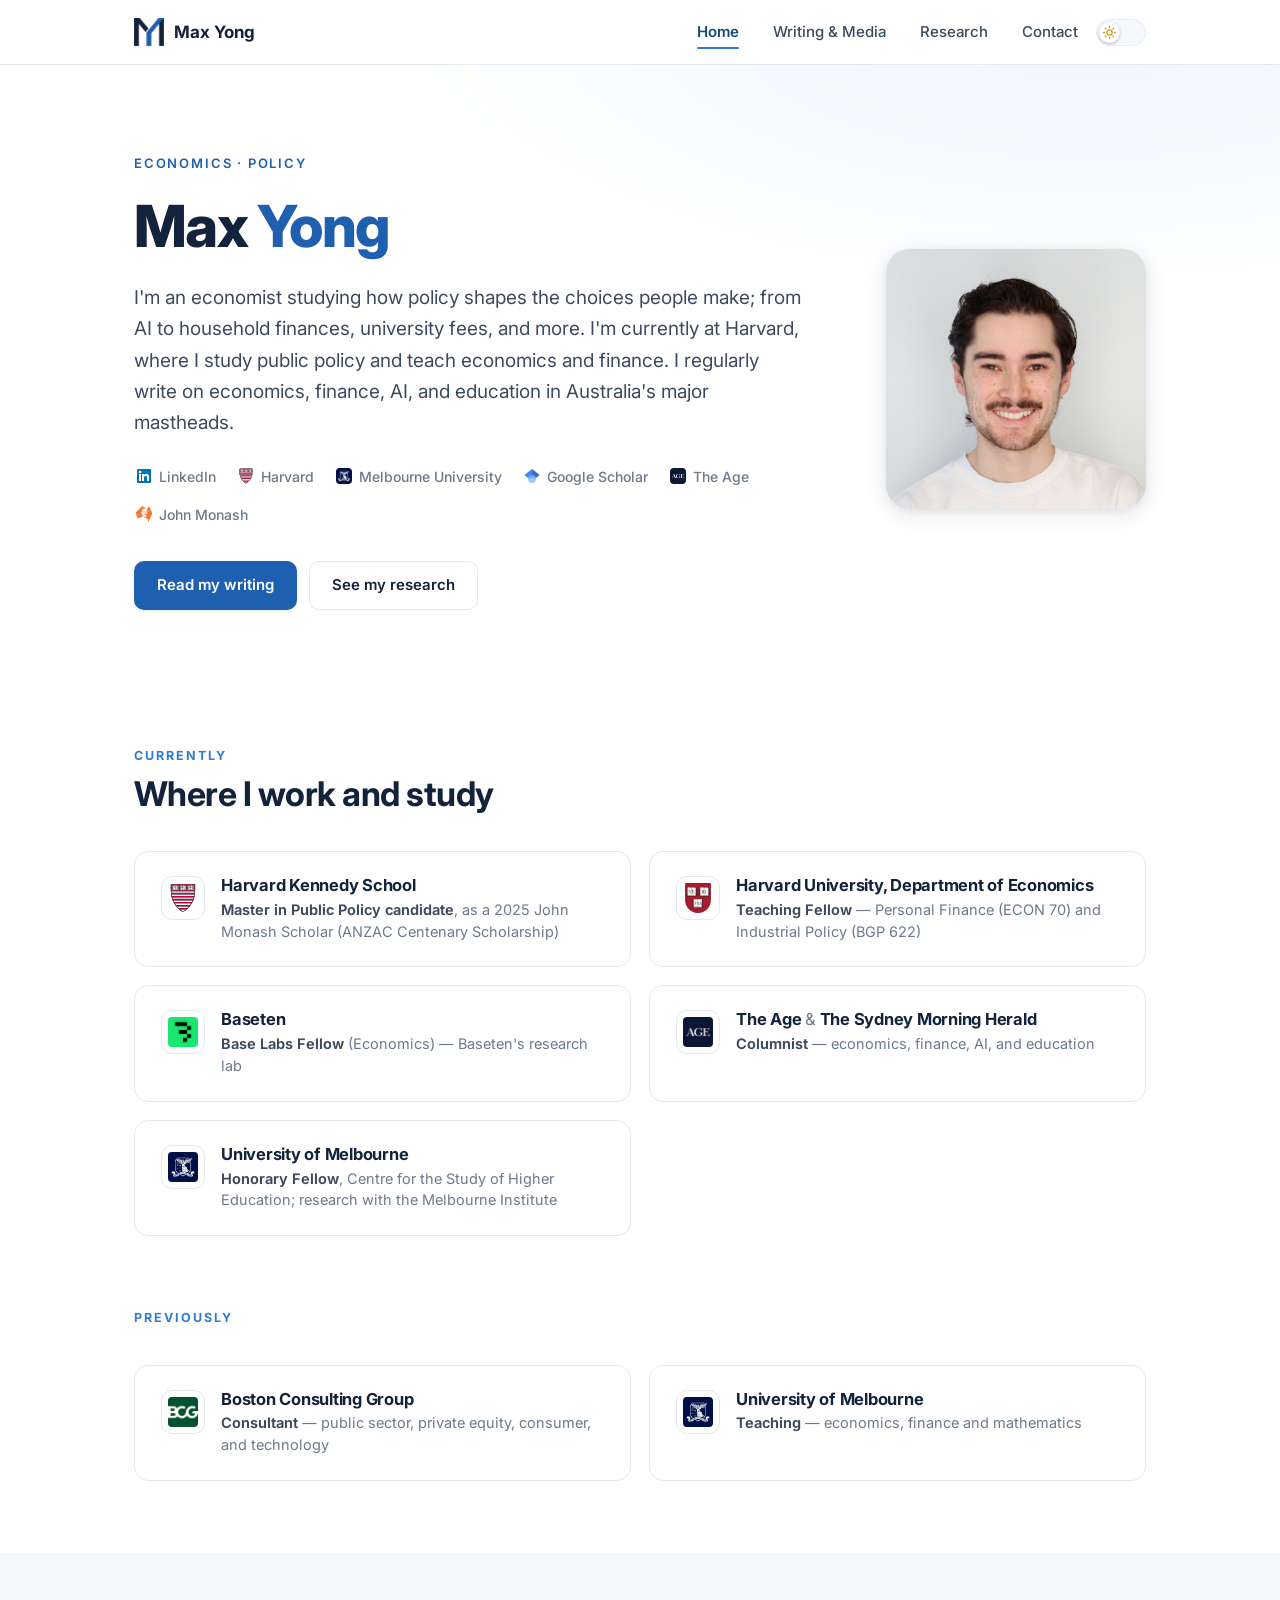
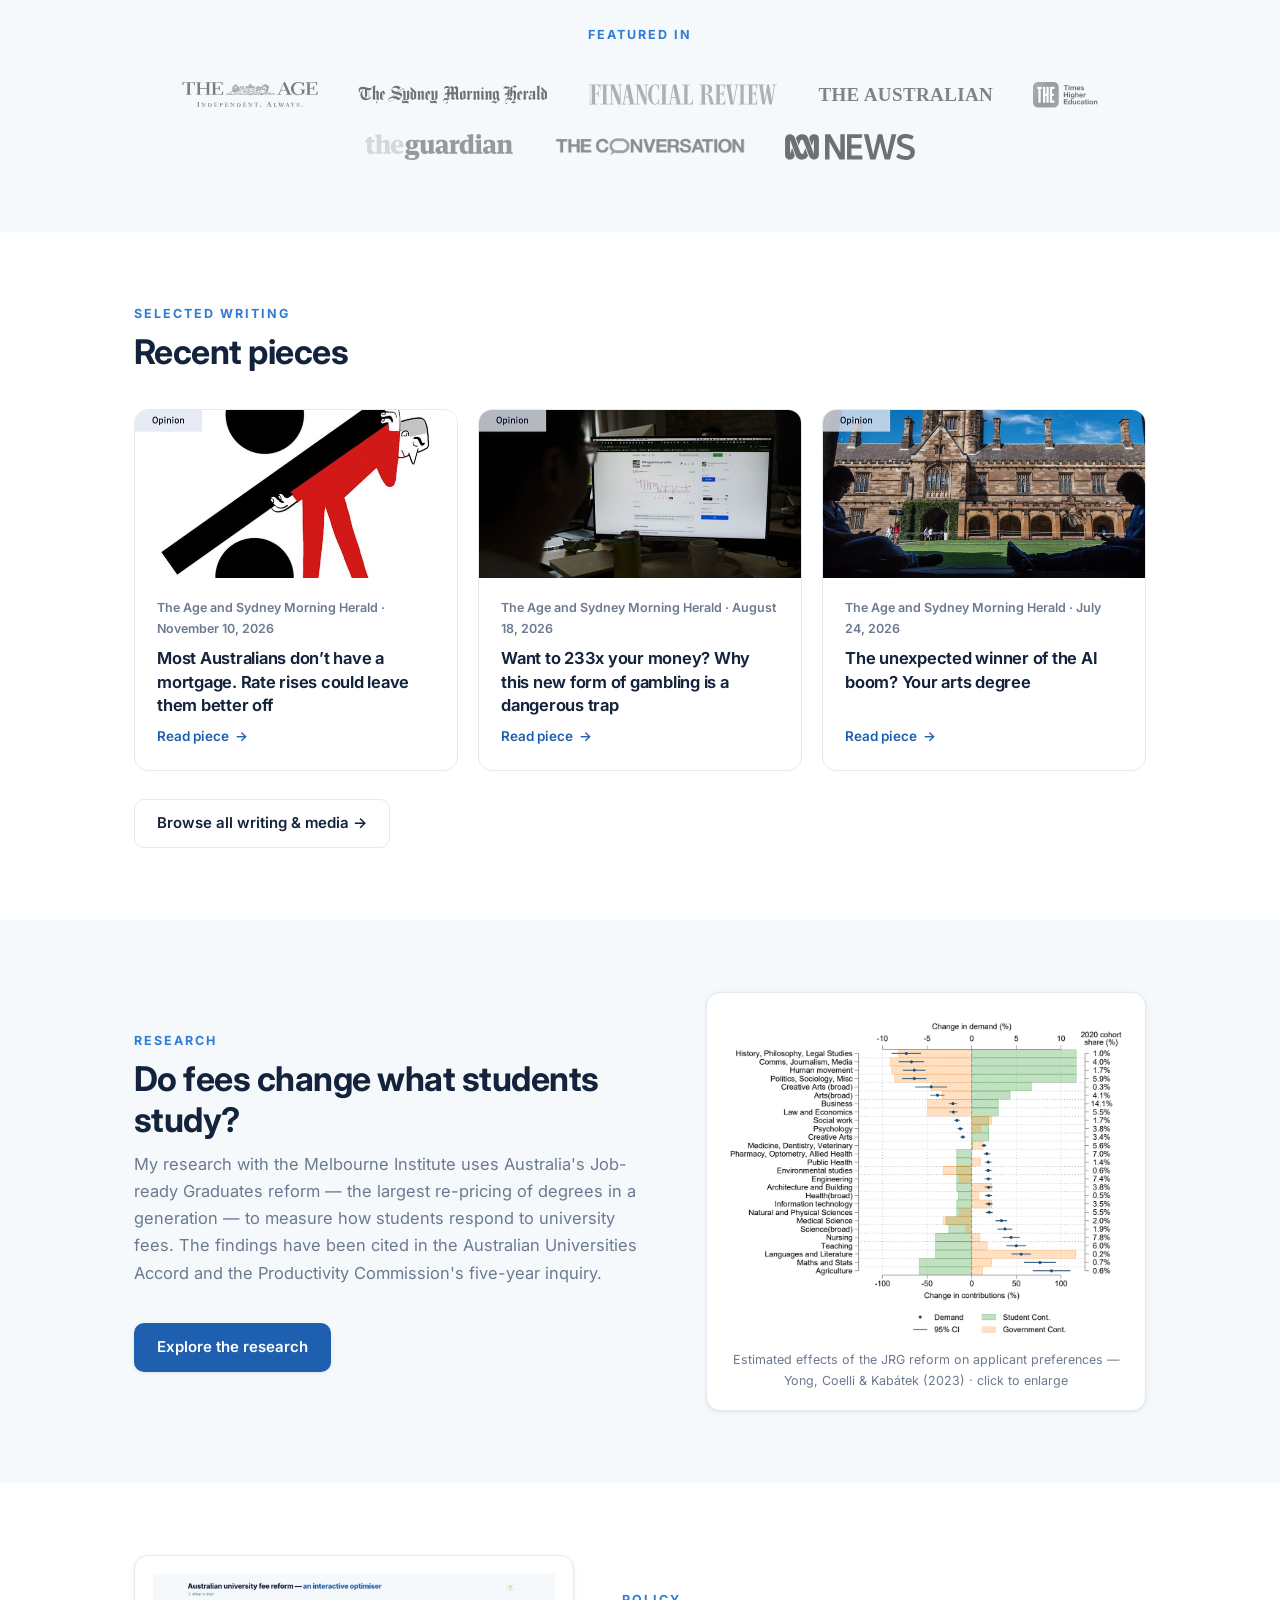
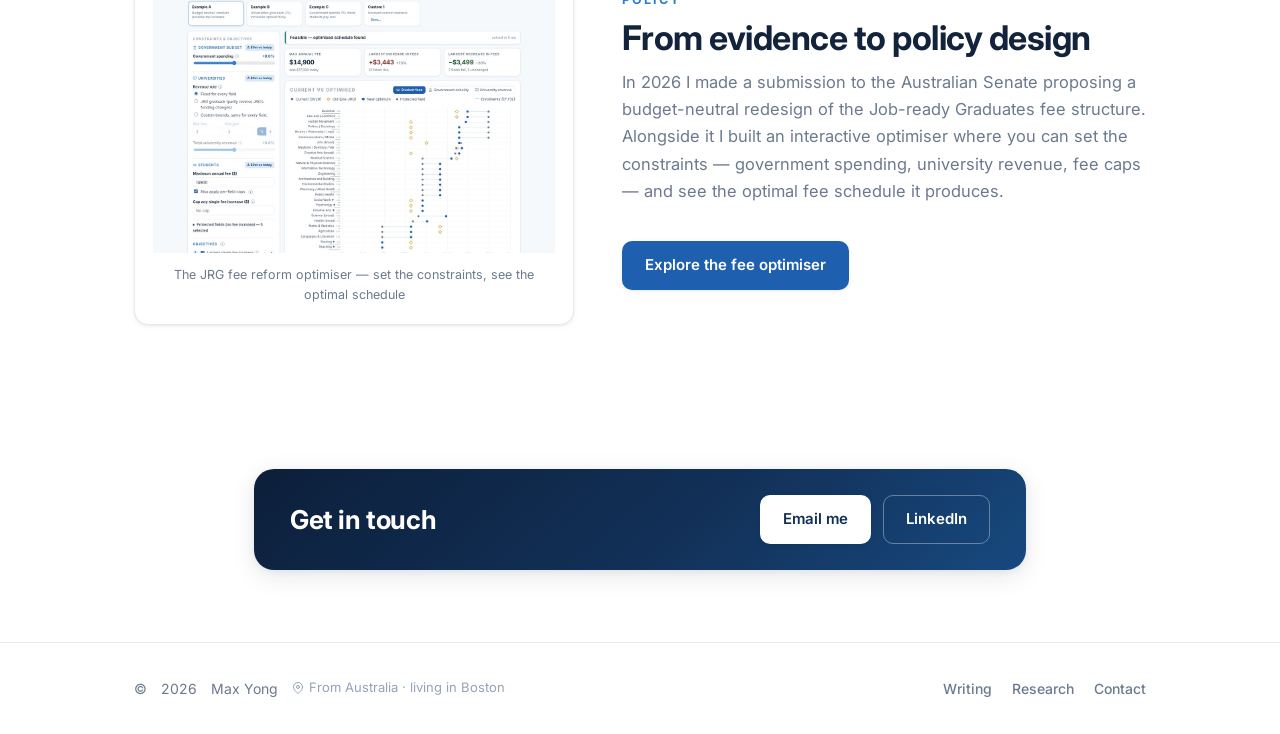
<file: index.html>
<!DOCTYPE html>
<html lang="en">
<head>
  <meta charset="UTF-8">
  <meta name="viewport" content="width=device-width, initial-scale=1.0">
  <title>Max Yong</title>
  <meta name="description" content="Max Yong is an economist and policy researcher at Harvard Kennedy School, writing on education policy and personal finance for The Age, the AFR, The Australian and Times Higher Education.">
  <link rel="canonical" href="https://maxyong.au/">
  <meta property="og:type" content="website">
  <meta property="og:site_name" content="Max Yong">
  <meta property="og:title" content="Max Yong">
  <meta property="og:description" content="Economist and policy researcher at Harvard Kennedy School. Research on university fees cited in the Universities Accord; columnist for The Age and the SMH.">
  <meta property="og:image" content="https://maxyong.au/assets/img/portrait.jpg">
  <meta property="og:image:width" content="720">
  <meta property="og:image:height" content="720">
  <link rel="image_src" href="https://maxyong.au/assets/img/portrait.jpg">
  <meta property="og:url" content="https://maxyong.au/">
  <meta name="twitter:card" content="summary_large_image">
  <script>
    (function () {
      var t = localStorage.getItem("theme");
      if (!t) t = matchMedia("(prefers-color-scheme: dark)").matches ? "dark" : "light";
      document.documentElement.dataset.theme = t;
    })();
  </script>
  <link rel="preconnect" href="https://fonts.googleapis.com">
  <link rel="preconnect" href="https://fonts.gstatic.com" crossorigin>
  <link href="https://fonts.googleapis.com/css2?family=Inter:wght@400;500;600;700;800&display=swap" rel="stylesheet">
  <link rel="stylesheet" href="assets/css/style.css">
  <link rel="icon" type="image/png" sizes="32x32" href="assets/img/favicon-32.png?v=6">
  <link rel="icon" type="image/png" sizes="192x192" href="assets/img/favicon-192.png?v=6">
  <link rel="apple-touch-icon" href="assets/img/apple-touch-icon.png?v=6">
  <script type="application/ld+json">
  {
    "@context": "https://schema.org",
    "@type": "WebSite",
    "name": "Max Yong",
    "alternateName": "maxyong.au",
    "url": "https://maxyong.au/"
  }
  </script>
  <script type="application/ld+json">
  {
    "@context": "https://schema.org",
    "@type": "Person",
    "name": "Max Yong",
    "alternateName": "Maxwell Yong",
    "givenName": "Max",
    "familyName": "Yong",
    "url": "https://maxyong.au/",
    "image": {
      "@type": "ImageObject",
      "url": "https://maxyong.au/assets/img/portrait.jpg",
      "width": 720,
      "height": 720
    },
    "jobTitle": "Economist and policy researcher",
    "description": "Australian economist and policy researcher at Harvard Kennedy School. His research on Australia's university fee reforms has been cited by the Australian Universities Accord and the Productivity Commission; he writes on economics, finance, AI, and education for The Age and The Sydney Morning Herald.",
    "email": "mailto:maxyong@hks.harvard.edu",
    "affiliation": [
      { "@type": "CollegeOrUniversity", "name": "Harvard Kennedy School" },
      { "@type": "CollegeOrUniversity", "name": "University of Melbourne" }
    ],
    "alumniOf": { "@type": "CollegeOrUniversity", "name": "University of Melbourne" },
    "knowsAbout": ["Economics", "Education policy", "Higher education funding", "Personal finance", "Public policy"],
    "sameAs": [
      "https://www.linkedin.com/in/maxwell-yong/",
      "https://scholar.google.com/citations?user=SK0X0X4AAAAJ&hl=en",
      "https://findanexpert.unimelb.edu.au/profile/952419-max-yong",
      "https://www.theage.com.au/by/max-yong-p538ob",
      "https://www.johnmonash.com/scholar/max-yong/"
    ]
  }
  </script>
</head>
<body>

  <header class="nav">
    <div class="container nav__inner">
      <a class="nav__brand" href="/">
        <img src="assets/img/monogram.png" alt="">
        <span class="full">Max Yong</span>
      </a>
      <div class="nav__right">
        <nav>
          <ul class="nav__links">
            <li><a href="/">Home</a></li>
            <li><a href="/writing">Writing<span class="sm-hide"> &amp; Media</span></a></li>
            <li><a href="/research">Research</a></li>
            <li><a href="/contact">Contact</a></li>
          </ul>
        </nav>
        <button class="theme-toggle" id="theme-toggle" role="switch" aria-checked="false" aria-label="Dark mode">
          <span class="knob">
            <svg class="icon-sun" viewBox="0 0 24 24" fill="none" stroke="currentColor" stroke-width="2.4" stroke-linecap="round" stroke-linejoin="round"><circle cx="12" cy="12" r="5"/><line x1="12" y1="1" x2="12" y2="3"/><line x1="12" y1="21" x2="12" y2="23"/><line x1="4.22" y1="4.22" x2="5.64" y2="5.64"/><line x1="18.36" y1="18.36" x2="19.78" y2="19.78"/><line x1="1" y1="12" x2="3" y2="12"/><line x1="21" y1="12" x2="23" y2="12"/><line x1="4.22" y1="19.78" x2="5.64" y2="18.36"/><line x1="18.36" y1="5.64" x2="19.78" y2="4.22"/></svg>
            <svg class="icon-moon" viewBox="0 0 24 24" fill="none" stroke="currentColor" stroke-width="2.4" stroke-linecap="round" stroke-linejoin="round"><path d="M21 12.79A9 9 0 1 1 11.21 3 7 7 0 0 0 21 12.79z"/></svg>
          </span>
        </button>
      </div>
    </div>
  </header>

  <main>

    <!-- Hero -->
    <section class="hero">
      <div class="container hero__grid">
        <div>
          <span class="hero__kicker">Economics · Policy</span>
          <h1>Max <span class="accent">Yong</span></h1>
          <p class="hero__lede">
            I'm an economist studying how policy shapes the choices people make; from
            AI to household finances, university fees, and more. I'm currently at Harvard,
            where I study public policy and teach economics and finance. I regularly write
            on economics, finance, AI, and education in Australia's major mastheads.
          </p>
          <div class="hero__links">
            <a href="https://www.linkedin.com/in/maxwell-yong/" target="_blank" rel="noopener"><img src="assets/img/logos/sq-linkedin.png" alt="">LinkedIn</a>
            <a href="https://www.hks.harvard.edu/centers/wiener/programs/economy/about/team" target="_blank" rel="noopener"><img src="assets/img/logos/sq-hks.svg" alt="">Harvard</a>
            <a href="https://findanexpert.unimelb.edu.au/profile/952419-max-yong" target="_blank" rel="noopener"><img src="assets/img/logos/sq-unimelb.png" alt="">Melbourne University</a>
            <a href="https://scholar.google.com/citations?user=SK0X0X4AAAAJ&hl=en" target="_blank" rel="noopener"><img src="assets/img/logos/sq-scholar.png" alt="">Google Scholar</a>
            <a href="https://www.theage.com.au/by/max-yong-p538ob" target="_blank" rel="noopener"><img src="assets/img/logos/sq-theage.png" alt="">The Age</a>
            <a href="https://www.johnmonash.com/scholar/max-yong/" target="_blank" rel="noopener"><img src="assets/img/logos/sq-monash.png" alt="">John Monash</a>
          </div>
          <div class="hero__actions">
            <a class="btn btn--primary" href="/writing">Read my writing</a>
            <a class="btn btn--ghost" href="/research">See my research</a>
          </div>
        </div>
        <div class="hero__portrait">
          <img src="assets/img/portrait.jpg" alt="Max Yong">
        </div>
      </div>
    </section>

    <!-- Currently -->
    <section class="section">
      <div class="container">
        <div class="section__head reveal">
          <div class="section__eyebrow">Currently</div>
          <h2 class="section__title">Where I work and study</h2>
        </div>
        <div class="roles">
          <a class="role-card reveal" href="https://www.hks.harvard.edu/" target="_blank" rel="noopener">
            <img class="role-card__logo" src="assets/img/logos/sq-hks.svg" alt="">
            <div>
              <h3>Harvard Kennedy School <span class="ext">↗</span></h3>
              <p><strong>Master in Public Policy candidate</strong>, as a 2025 John Monash Scholar (ANZAC Centenary Scholarship)</p>
            </div>
          </a>
          <a class="role-card reveal" href="https://economics.harvard.edu/" target="_blank" rel="noopener">
            <img class="role-card__logo" src="assets/img/logos/sq-harvard-shield.svg" alt="">
            <div>
              <h3>Harvard University, Department of Economics <span class="ext">↗</span></h3>
              <p><strong>Teaching Fellow</strong> — Personal Finance (ECON 70) and Industrial Policy (BGP 622)</p>
            </div>
          </a>
          <a class="role-card reveal" href="https://www.baseten.co/research" target="_blank" rel="noopener">
            <img class="role-card__logo" src="assets/img/logos/sq-baseten.png" alt="">
            <div>
              <h3>Baseten <span class="ext">↗</span></h3>
              <p><strong>Base Labs Fellow</strong> (Economics) — Baseten's research lab</p>
            </div>
          </a>
          <a class="role-card reveal" href="https://www.theage.com.au/by/max-yong-p538ob" target="_blank" rel="noopener">
            <img class="role-card__logo" src="assets/img/logos/sq-theage.png" alt="">
            <div>
              <h3>The Age <span class="amp">&amp;</span> The Sydney Morning Herald <span class="ext">↗</span></h3>
              <p><strong>Columnist</strong> — economics, finance, AI, and education</p>
            </div>
          </a>
          <a class="role-card reveal" href="https://melbourne-cshe.unimelb.edu.au/" target="_blank" rel="noopener">
            <img class="role-card__logo" src="assets/img/logos/sq-unimelb.png" alt="">
            <div>
              <h3>University of Melbourne <span class="ext">↗</span></h3>
              <p><strong>Honorary Fellow</strong>, Centre for the Study of Higher Education; research with the Melbourne Institute</p>
            </div>
          </a>
        </div>
      </div>
    </section>

    <!-- Previously -->
    <section class="section" style="padding-top: 0;">
      <div class="container">
        <div class="section__head reveal">
          <div class="section__eyebrow">Previously</div>
        </div>
        <div class="roles">
          <a class="role-card reveal" href="https://www.bcg.com/" target="_blank" rel="noopener">
            <img class="role-card__logo" src="assets/img/logos/sq-bcg.png" alt="">
            <div>
              <h3>Boston Consulting Group <span class="ext">↗</span></h3>
              <p><strong>Consultant</strong> — public sector, private equity, consumer, and technology</p>
            </div>
          </a>
          <a class="role-card reveal" href="https://fbe.unimelb.edu.au/" target="_blank" rel="noopener">
            <img class="role-card__logo" src="assets/img/logos/sq-unimelb.png" alt="">
            <div>
              <h3>University of Melbourne <span class="ext">↗</span></h3>
              <p><strong>Teaching</strong> — economics, finance and mathematics</p>
            </div>
          </a>
        </div>
      </div>
    </section>

    <!-- Featured in -->
    <section class="section section--soft">
      <div class="container">
        <div class="section__head reveal" style="text-align:center">
          <div class="section__eyebrow">Featured in</div>
        </div>
        <div class="outlets reveal">
          <a href="https://www.theage.com.au/by/max-yong-p538ob" target="_blank" rel="noopener"><img src="assets/img/logos/the-age.svg" alt="The Age"></a>
          <a href="https://www.smh.com.au/" target="_blank" rel="noopener"><img src="assets/img/logos/smh.svg" alt="The Sydney Morning Herald"></a>
          <a href="https://www.afr.com/" target="_blank" rel="noopener"><img src="assets/img/logos/afr.svg" alt="The Australian Financial Review"></a>
          <a class="outlet-text-link" href="https://www.theaustralian.com.au/" target="_blank" rel="noopener"><span class="outlet-text">THE AUSTRALIAN</span></a>
          <a href="https://www.timeshighereducation.com/" target="_blank" rel="noopener"><img src="assets/img/logos/the.svg" alt="Times Higher Education"></a>
          <a href="https://www.theguardian.com/" target="_blank" rel="noopener"><img src="assets/img/logos/guardian.svg" alt="The Guardian"></a>
          <a href="https://theconversation.com/" target="_blank" rel="noopener"><img src="assets/img/logos/conversation.png" alt="The Conversation"></a>
          <a href="https://www.abc.net.au/news" target="_blank" rel="noopener"><img src="assets/img/logos/abc-news.svg" alt="ABC News"></a>
        </div>
      </div>
    </section>

    <!-- Selected writing -->
    <section class="section">
      <div class="container">
        <div class="section__head reveal">
          <div class="section__eyebrow">Selected writing</div>
          <h2 class="section__title">Recent pieces</h2>
        </div>
        <div class="featured-grid" id="featured-root"></div>
        <div class="section__more reveal">
          <a class="btn btn--ghost" href="/writing">Browse all writing &amp; media →</a>
        </div>
      </div>
    </section>

    <!-- Research teaser -->
    <section class="section section--soft">
      <div class="container research-split">
        <div>
          <div class="section__head reveal">
            <div class="section__eyebrow">Research</div>
            <h2 class="section__title">Do fees change what students study?</h2>
            <p class="section__sub">
              My research with the Melbourne Institute uses Australia's Job-ready Graduates reform —
              the largest re-pricing of degrees in a generation — to measure how students respond to
              university fees. The findings have been cited in the
              Australian Universities Accord and the Productivity Commission's five-year inquiry.
            </p>
          </div>
          <div class="reveal">
            <a class="btn btn--primary" href="/research">Explore the research</a>
          </div>
        </div>
        <figure class="research-figure reveal" data-lightbox role="button" tabindex="0" aria-label="Enlarge chart">
          <img src="assets/img/research-figure.png" alt="Chart: estimated effects of the Job-ready Graduates reform on applicant preferences across 27 fields of study">
          <figcaption>Estimated effects of the JRG reform on applicant preferences — Yong, Coelli &amp; Kabátek (2023) · click to enlarge</figcaption>
        </figure>
      </div>
    </section>

    <!-- Policy -->
    <section class="section">
      <div class="container research-split research-split--flip">
        <div>
          <div class="section__head reveal">
            <div class="section__eyebrow">Policy</div>
            <h2 class="section__title">From evidence to policy design</h2>
            <p class="section__sub">
              In 2026 I made a submission to the Australian Senate proposing a
              budget-neutral redesign of the Job-ready Graduates fee structure.
              Alongside it I built an interactive optimiser where you can set the
              constraints — government spending, university revenue, fee caps —
              and see the optimal fee schedule it produces.
            </p>
          </div>
          <div class="reveal">
            <a class="btn btn--primary" href="/jrg-fee-optimiser/">Explore the fee optimiser</a>
          </div>
        </div>
        <a class="research-figure reveal" href="/jrg-fee-optimiser/">
          <img src="assets/img/policy-explorer.jpg" alt="Screenshot of the interactive JRG fee reform optimiser">
          <figcaption>The JRG fee reform optimiser — set the constraints, see the optimal schedule</figcaption>
        </a>
      </div>
    </section>

    <!-- Contact -->
    <section class="section">
      <div class="container container--narrow reveal">
        <div class="contact-card contact-card--compact">
          <h2>Get in touch</h2>
          <div class="contact-card__actions">
            <a class="btn btn--primary" href="/contact">Email me</a>
            <a class="btn btn--ghost" href="https://www.linkedin.com/in/maxwell-yong/" target="_blank" rel="noopener">LinkedIn</a>
          </div>
        </div>
      </div>
    </section>

  </main>

  <footer class="footer">
    <div class="container footer__inner">
      <div class="footer__left">© <span id="year">2026</span> Max Yong<span class="footer__loc"><svg viewBox="0 0 24 24" fill="none" stroke="currentColor" stroke-width="2" stroke-linecap="round" stroke-linejoin="round"><path d="M21 10c0 7-9 13-9 13s-9-6-9-13a9 9 0 0 1 18 0z"/><circle cx="12" cy="10" r="3"/></svg>From Australia · living in Boston</span></div>
      <div class="footer__links">
        <a href="/writing">Writing</a>
        <a href="/research">Research</a>
        <a href="/contact">Contact</a>
      </div>
    </div>
  </footer>

  <script src="data/writing.js"></script>
  <script src="assets/js/main.js"></script>
  <script>document.getElementById("year").textContent = new Date().getFullYear();</script>
</body>
</html>
</file>
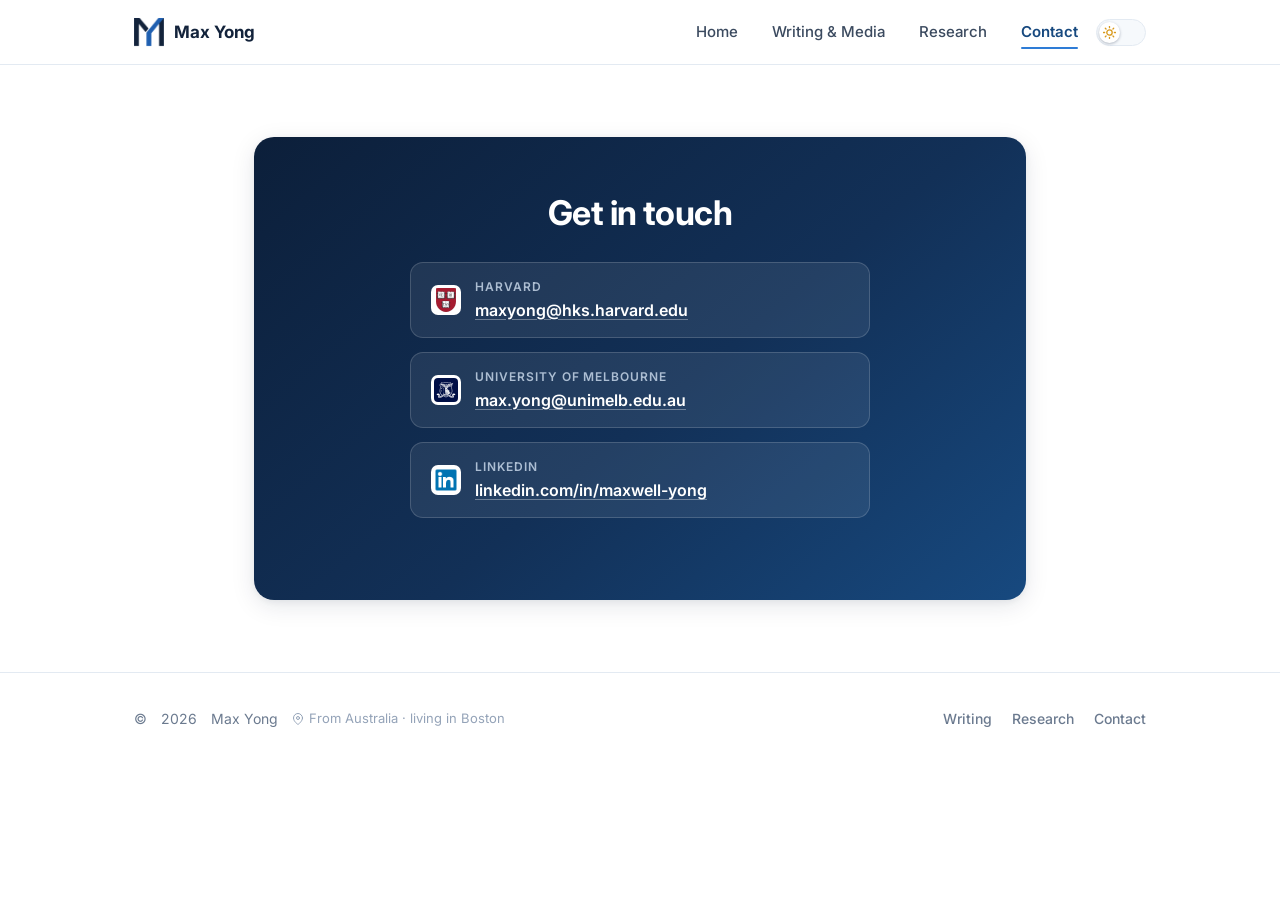
<file: contact.html>
<!DOCTYPE html>
<html lang="en">
<head>
  <meta charset="UTF-8">
  <meta name="viewport" content="width=device-width, initial-scale=1.0">
  <title>Contact — Max Yong</title>
  <meta name="description" content="Contact Max Yong for commissions, research collaborations, or media comment.">
  <link rel="canonical" href="https://maxyong.au/contact">
  <meta property="og:type" content="website">
  <meta property="og:site_name" content="Max Yong">
  <meta property="og:title" content="Contact — Max Yong">
  <meta property="og:description" content="Contact Max Yong for commissions, research collaborations, or media comment.">
  <meta property="og:image" content="https://maxyong.au/assets/img/portrait.jpg">
  <meta property="og:url" content="https://maxyong.au/contact">
  <meta name="twitter:card" content="summary_large_image">
  <script>
    (function () {
      var t = localStorage.getItem("theme");
      if (!t) t = matchMedia("(prefers-color-scheme: dark)").matches ? "dark" : "light";
      document.documentElement.dataset.theme = t;
    })();
  </script>
  <link rel="preconnect" href="https://fonts.googleapis.com">
  <link rel="preconnect" href="https://fonts.gstatic.com" crossorigin>
  <link href="https://fonts.googleapis.com/css2?family=Inter:wght@400;500;600;700;800&display=swap" rel="stylesheet">
  <link rel="stylesheet" href="assets/css/style.css">
  <link rel="icon" type="image/png" sizes="32x32" href="assets/img/favicon-32.png?v=6">
  <link rel="icon" type="image/png" sizes="192x192" href="assets/img/favicon-192.png?v=6">
  <link rel="apple-touch-icon" href="assets/img/apple-touch-icon.png?v=6">
</head>
<body>

  <header class="nav">
    <div class="container nav__inner">
      <a class="nav__brand" href="/">
        <img src="assets/img/monogram.png" alt="">
        <span class="full">Max Yong</span>
      </a>
      <div class="nav__right">
        <nav>
          <ul class="nav__links">
            <li><a href="/">Home</a></li>
            <li><a href="/writing">Writing<span class="sm-hide"> &amp; Media</span></a></li>
            <li><a href="/research">Research</a></li>
            <li><a href="/contact">Contact</a></li>
          </ul>
        </nav>
        <button class="theme-toggle" id="theme-toggle" role="switch" aria-checked="false" aria-label="Dark mode">
          <span class="knob">
            <svg class="icon-sun" viewBox="0 0 24 24" fill="none" stroke="currentColor" stroke-width="2.4" stroke-linecap="round" stroke-linejoin="round"><circle cx="12" cy="12" r="5"/><line x1="12" y1="1" x2="12" y2="3"/><line x1="12" y1="21" x2="12" y2="23"/><line x1="4.22" y1="4.22" x2="5.64" y2="5.64"/><line x1="18.36" y1="18.36" x2="19.78" y2="19.78"/><line x1="1" y1="12" x2="3" y2="12"/><line x1="21" y1="12" x2="23" y2="12"/><line x1="4.22" y1="19.78" x2="5.64" y2="18.36"/><line x1="18.36" y1="5.64" x2="19.78" y2="4.22"/></svg>
            <svg class="icon-moon" viewBox="0 0 24 24" fill="none" stroke="currentColor" stroke-width="2.4" stroke-linecap="round" stroke-linejoin="round"><path d="M21 12.79A9 9 0 1 1 11.21 3 7 7 0 0 0 21 12.79z"/></svg>
          </span>
        </button>
      </div>
    </div>
  </header>

  <main>
    <section class="section" style="min-height: 60vh; display: flex; align-items: center;">
      <div class="container container--narrow" style="width: 100%">
        <div class="contact-card reveal is-in">
          <h2>Get in touch</h2>
          <div class="contact-rows">
            <a class="contact-row" href="mailto:maxyong@hks.harvard.edu">
              <img src="assets/img/logos/sq-harvard-shield.svg" alt="">
              <div>
                <div class="label">Harvard</div>
                <div class="addr">maxyong@hks.harvard.edu</div>
              </div>
            </a>
            <a class="contact-row" href="mailto:max.yong@unimelb.edu.au">
              <img src="assets/img/logos/sq-unimelb.png" alt="">
              <div>
                <div class="label">University of Melbourne</div>
                <div class="addr">max.yong@unimelb.edu.au</div>
              </div>
            </a>
            <a class="contact-row" href="https://www.linkedin.com/in/maxwell-yong/" target="_blank" rel="noopener">
              <img src="assets/img/logos/sq-linkedin.png" alt="">
              <div>
                <div class="label">LinkedIn</div>
                <div class="addr">linkedin.com/in/maxwell-yong</div>
              </div>
            </a>
          </div>
        </div>
      </div>
    </section>
  </main>

  <footer class="footer">
    <div class="container footer__inner">
      <div class="footer__left">© <span id="year">2026</span> Max Yong<span class="footer__loc"><svg viewBox="0 0 24 24" fill="none" stroke="currentColor" stroke-width="2" stroke-linecap="round" stroke-linejoin="round"><path d="M21 10c0 7-9 13-9 13s-9-6-9-13a9 9 0 0 1 18 0z"/><circle cx="12" cy="10" r="3"/></svg>From Australia · living in Boston</span></div>
      <div class="footer__links">
        <a href="/writing">Writing</a>
        <a href="/research">Research</a>
        <a href="/contact">Contact</a>
      </div>
    </div>
  </footer>

  <script src="assets/js/main.js"></script>
  <script>document.getElementById("year").textContent = new Date().getFullYear();</script>
</body>
</html>
</file>
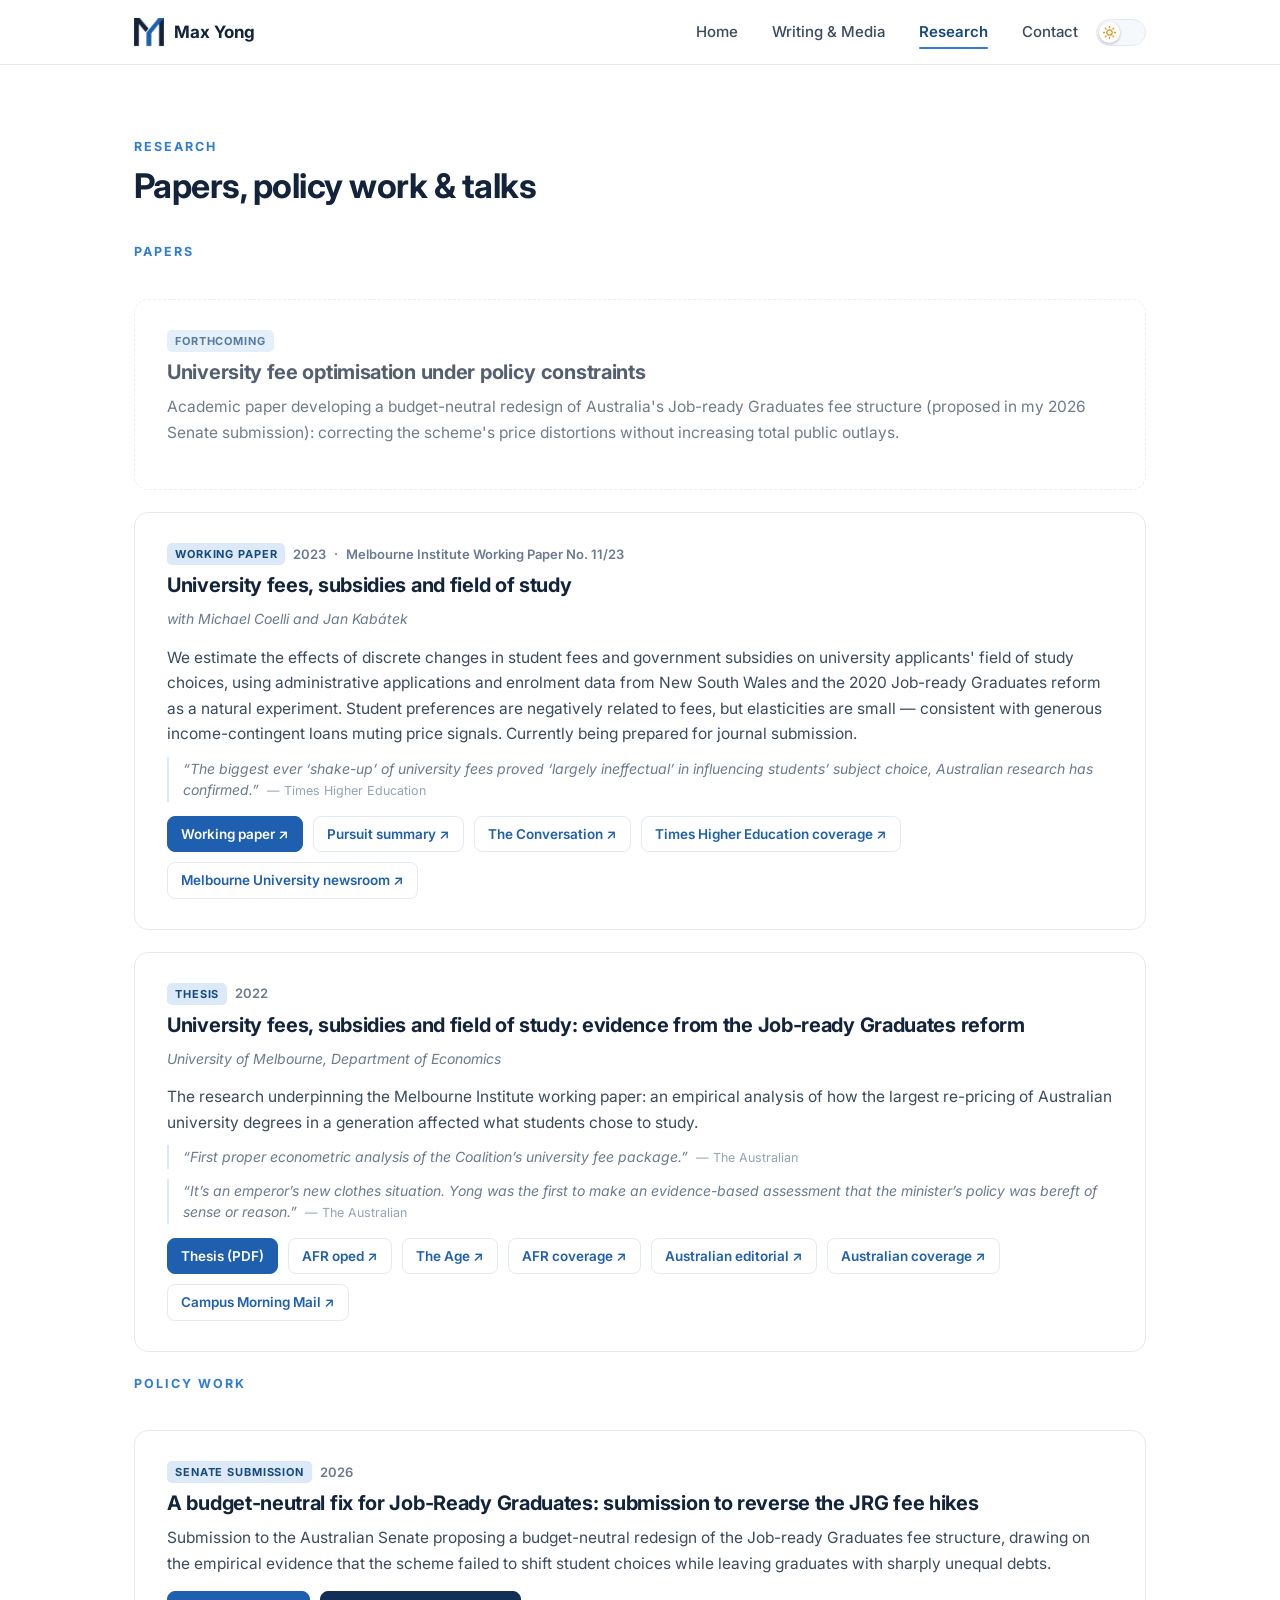
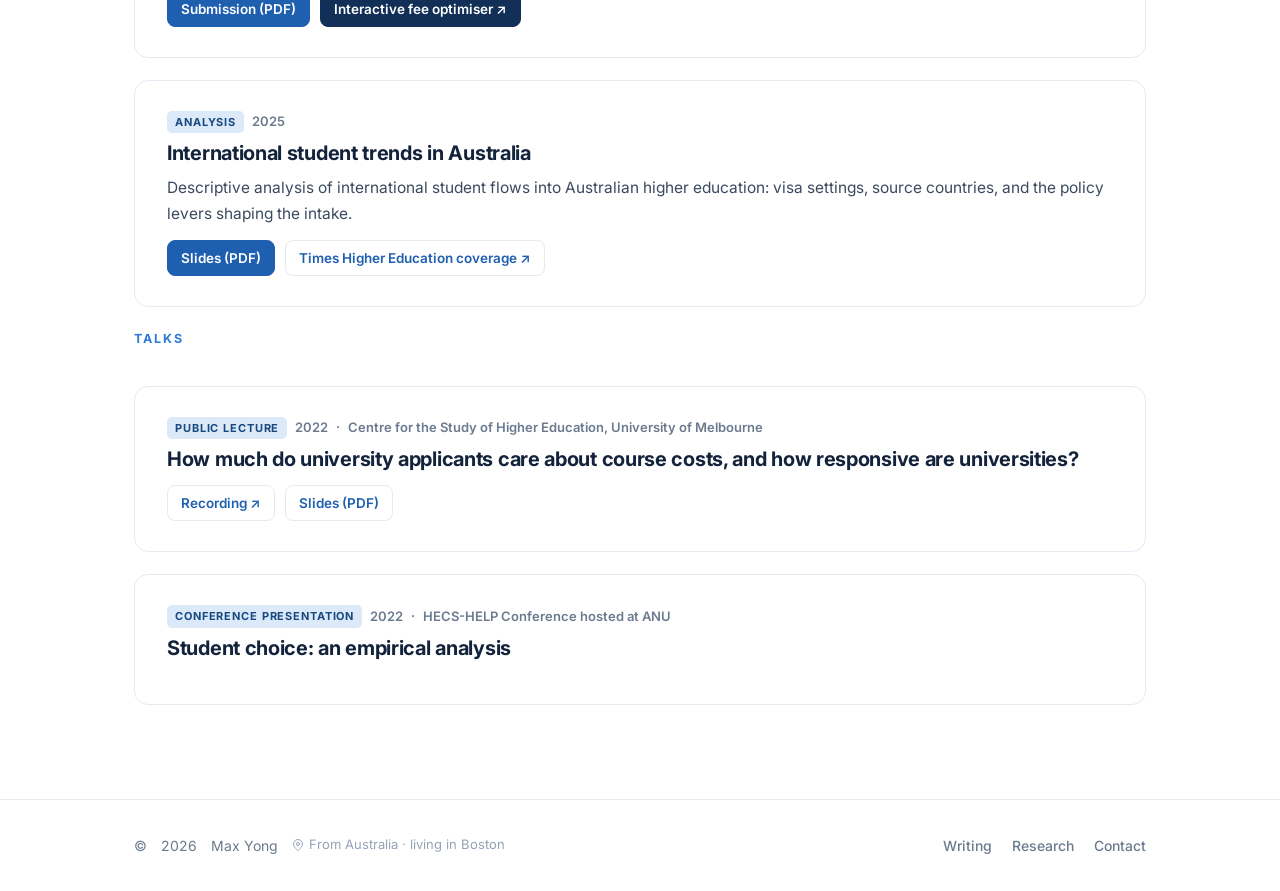
<file: research.html>
<!DOCTYPE html>
<html lang="en">
<head>
  <meta charset="UTF-8">
  <meta name="viewport" content="width=device-width, initial-scale=1.0">
  <title>Research — Max Yong</title>
  <meta name="description" content="Research by Max Yong on university fees, subsidies and field of study, with the Melbourne Institute and the Centre for the Study of Higher Education.">
  <link rel="canonical" href="https://maxyong.au/research">
  <meta property="og:type" content="website">
  <meta property="og:site_name" content="Max Yong">
  <meta property="og:title" content="Research — Max Yong">
  <meta property="og:description" content="Research on university fees, subsidies and field of study, with the Melbourne Institute and the Centre for the Study of Higher Education.">
  <meta property="og:image" content="https://maxyong.au/assets/img/portrait.jpg">
  <meta property="og:url" content="https://maxyong.au/research">
  <meta name="twitter:card" content="summary_large_image">
  <script>
    (function () {
      var t = localStorage.getItem("theme");
      if (!t) t = matchMedia("(prefers-color-scheme: dark)").matches ? "dark" : "light";
      document.documentElement.dataset.theme = t;
    })();
  </script>
  <link rel="preconnect" href="https://fonts.googleapis.com">
  <link rel="preconnect" href="https://fonts.gstatic.com" crossorigin>
  <link href="https://fonts.googleapis.com/css2?family=Inter:wght@400;500;600;700;800&display=swap" rel="stylesheet">
  <link rel="stylesheet" href="assets/css/style.css">
  <link rel="icon" type="image/png" sizes="32x32" href="assets/img/favicon-32.png?v=6">
  <link rel="icon" type="image/png" sizes="192x192" href="assets/img/favicon-192.png?v=6">
  <link rel="apple-touch-icon" href="assets/img/apple-touch-icon.png?v=6">
</head>
<body>

  <header class="nav">
    <div class="container nav__inner">
      <a class="nav__brand" href="/">
        <img src="assets/img/monogram.png" alt="">
        <span class="full">Max Yong</span>
      </a>
      <div class="nav__right">
        <nav>
          <ul class="nav__links">
            <li><a href="/">Home</a></li>
            <li><a href="/writing">Writing<span class="sm-hide"> &amp; Media</span></a></li>
            <li><a href="/research">Research</a></li>
            <li><a href="/contact">Contact</a></li>
          </ul>
        </nav>
        <button class="theme-toggle" id="theme-toggle" role="switch" aria-checked="false" aria-label="Dark mode">
          <span class="knob">
            <svg class="icon-sun" viewBox="0 0 24 24" fill="none" stroke="currentColor" stroke-width="2.4" stroke-linecap="round" stroke-linejoin="round"><circle cx="12" cy="12" r="5"/><line x1="12" y1="1" x2="12" y2="3"/><line x1="12" y1="21" x2="12" y2="23"/><line x1="4.22" y1="4.22" x2="5.64" y2="5.64"/><line x1="18.36" y1="18.36" x2="19.78" y2="19.78"/><line x1="1" y1="12" x2="3" y2="12"/><line x1="21" y1="12" x2="23" y2="12"/><line x1="4.22" y1="19.78" x2="5.64" y2="18.36"/><line x1="18.36" y1="5.64" x2="19.78" y2="4.22"/></svg>
            <svg class="icon-moon" viewBox="0 0 24 24" fill="none" stroke="currentColor" stroke-width="2.4" stroke-linecap="round" stroke-linejoin="round"><path d="M21 12.79A9 9 0 1 1 11.21 3 7 7 0 0 0 21 12.79z"/></svg>
          </span>
        </button>
      </div>
    </div>
  </header>

  <main>
    <section class="section">
      <div class="container">
        <div class="section__head">
          <div class="section__eyebrow">Research</div>
          <h2 class="section__title">Papers, policy work &amp; talks</h2>
        </div>
        <div id="research-root"></div>
      </div>
    </section>
  </main>

  <footer class="footer">
    <div class="container footer__inner">
      <div class="footer__left">© <span id="year">2026</span> Max Yong<span class="footer__loc"><svg viewBox="0 0 24 24" fill="none" stroke="currentColor" stroke-width="2" stroke-linecap="round" stroke-linejoin="round"><path d="M21 10c0 7-9 13-9 13s-9-6-9-13a9 9 0 0 1 18 0z"/><circle cx="12" cy="10" r="3"/></svg>From Australia · living in Boston</span></div>
      <div class="footer__links">
        <a href="/writing">Writing</a>
        <a href="/research">Research</a>
        <a href="/contact">Contact</a>
      </div>
    </div>
  </footer>

  <script src="data/research.js"></script>
  <script src="assets/js/main.js"></script>
  <script>document.getElementById("year").textContent = new Date().getFullYear();</script>
</body>
</html>
</file>
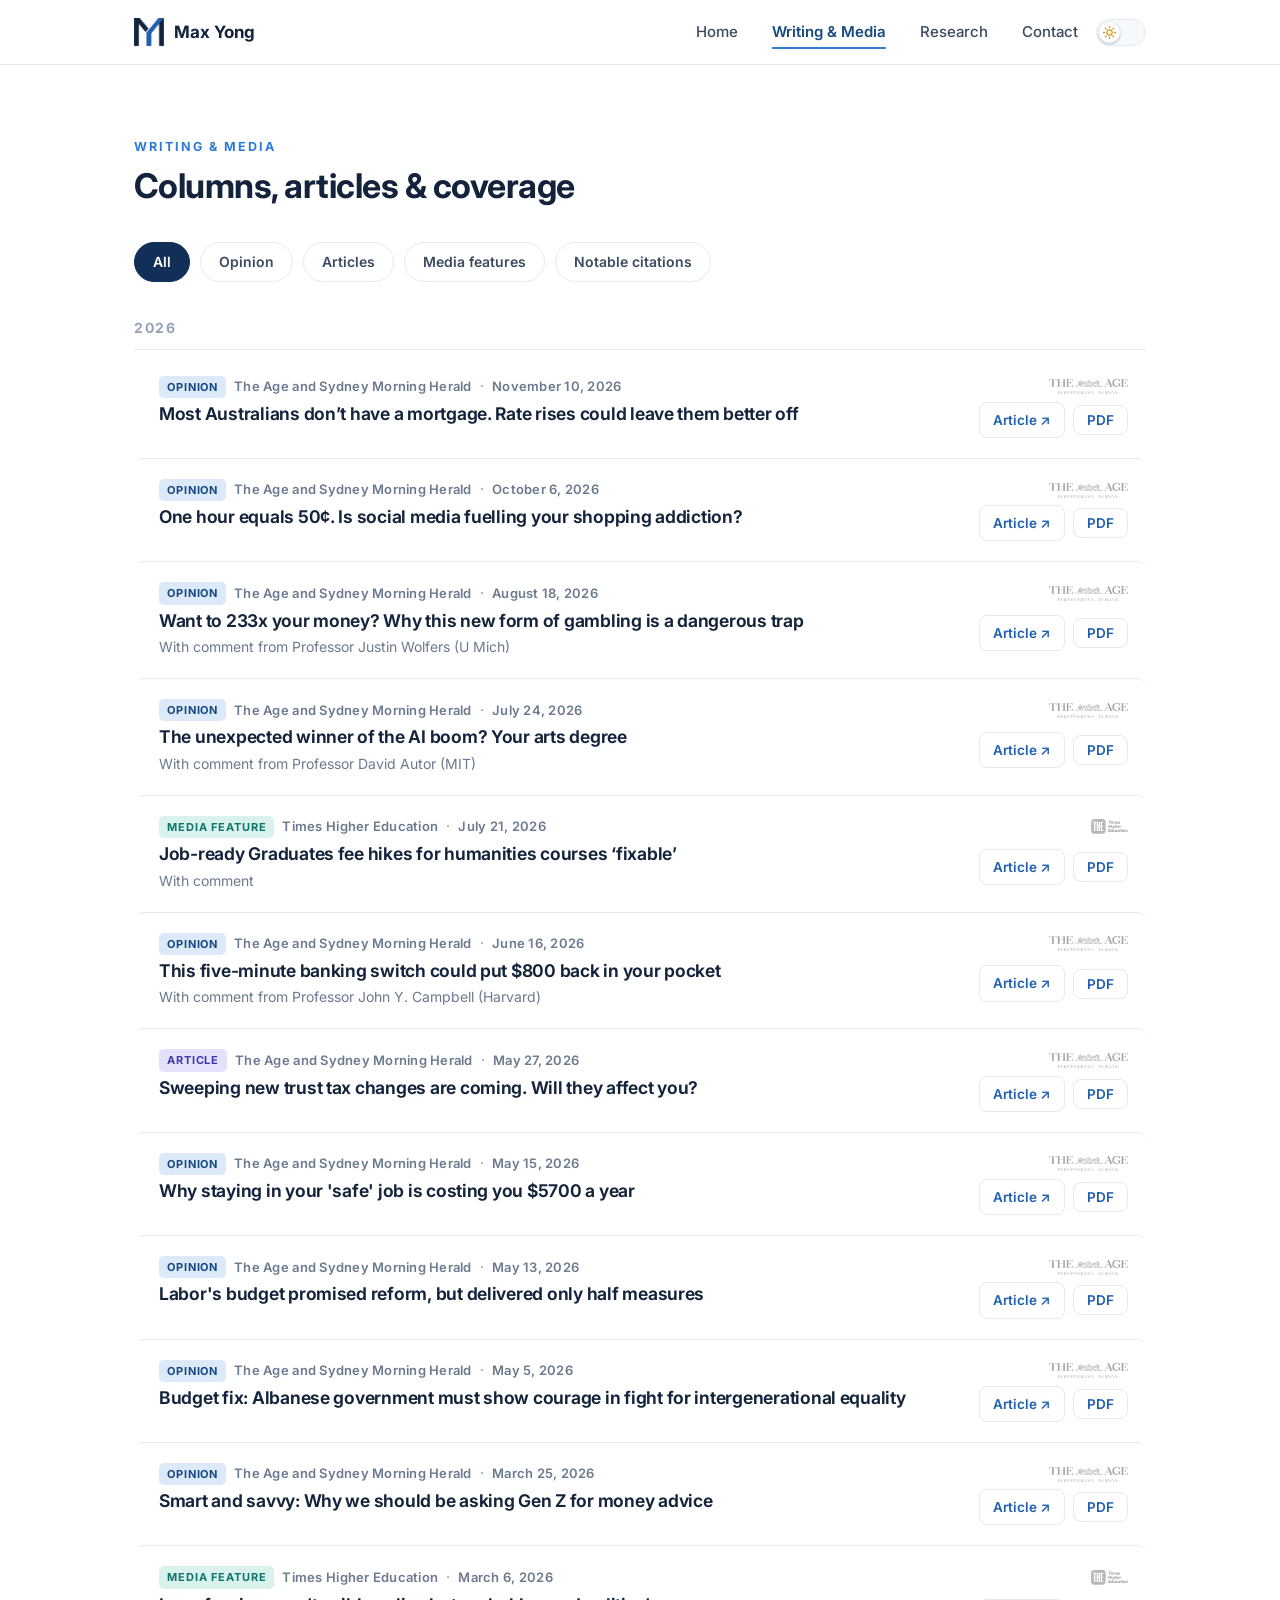
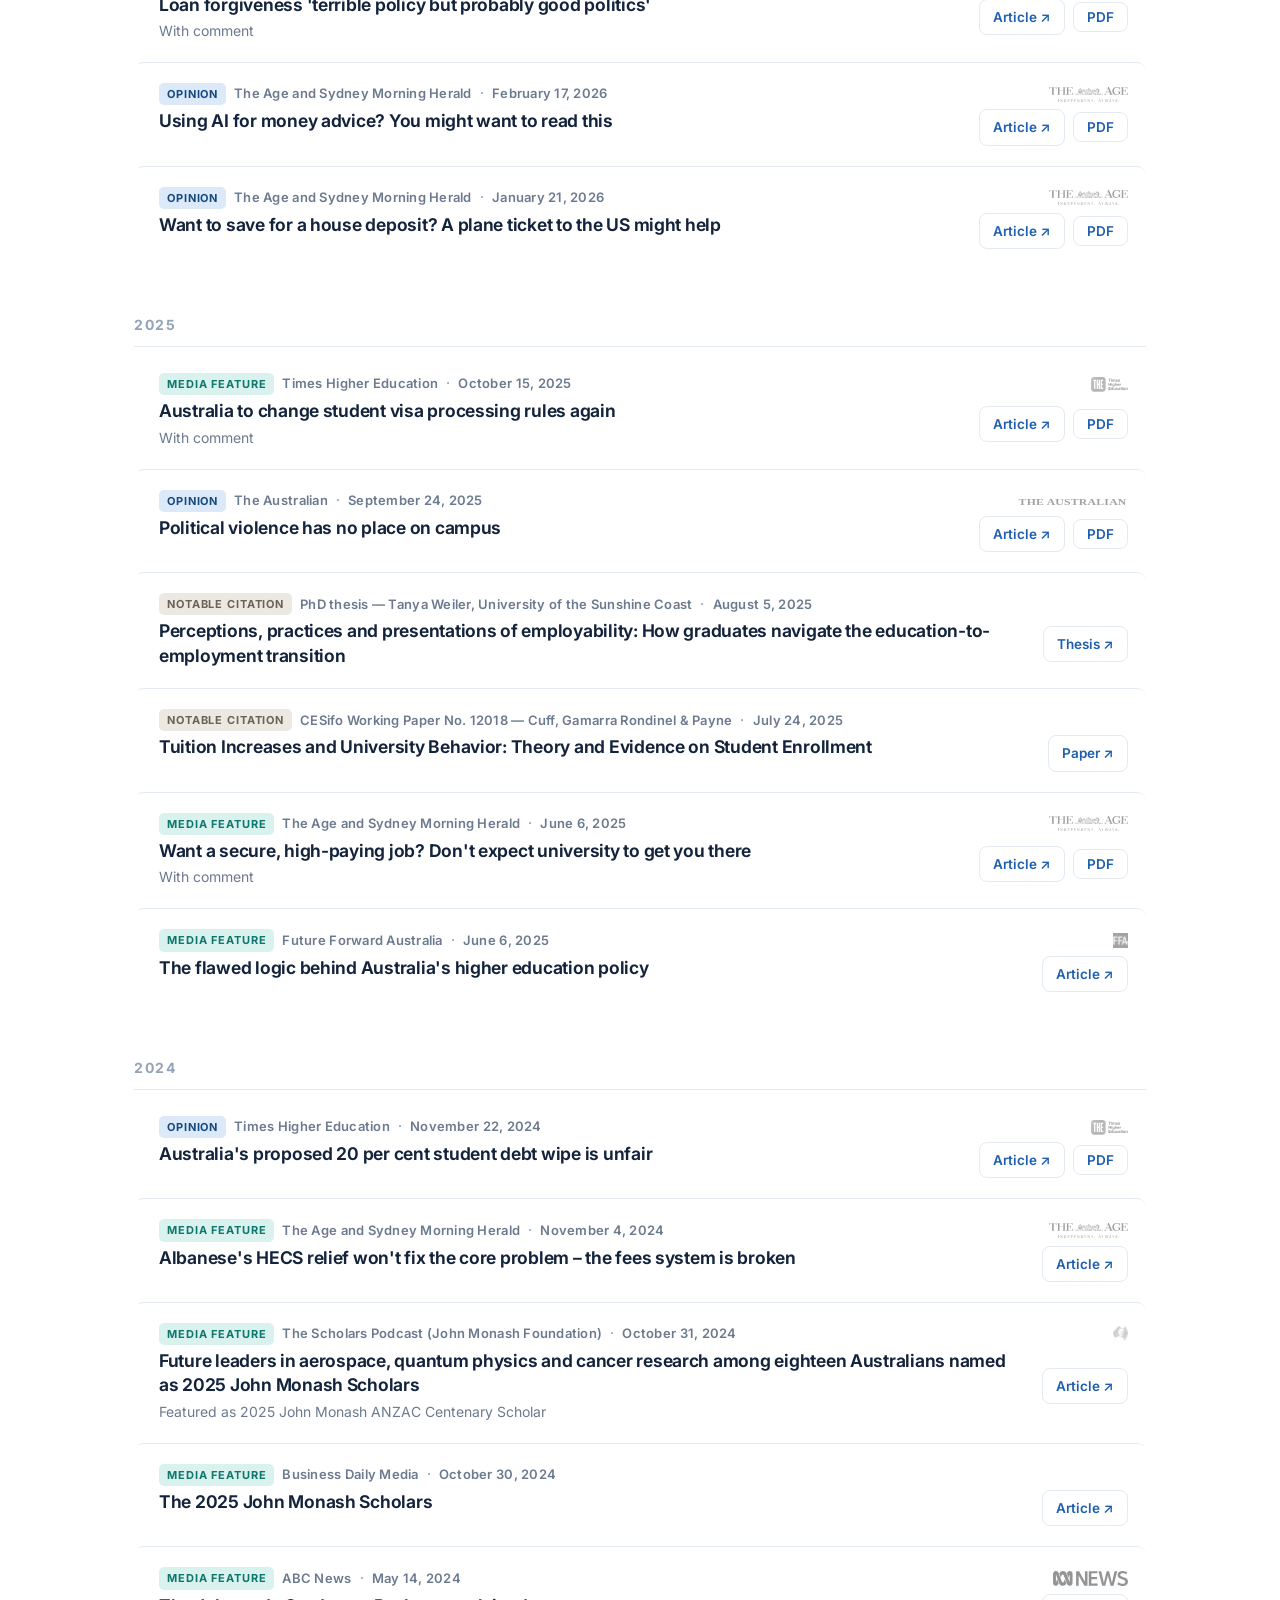
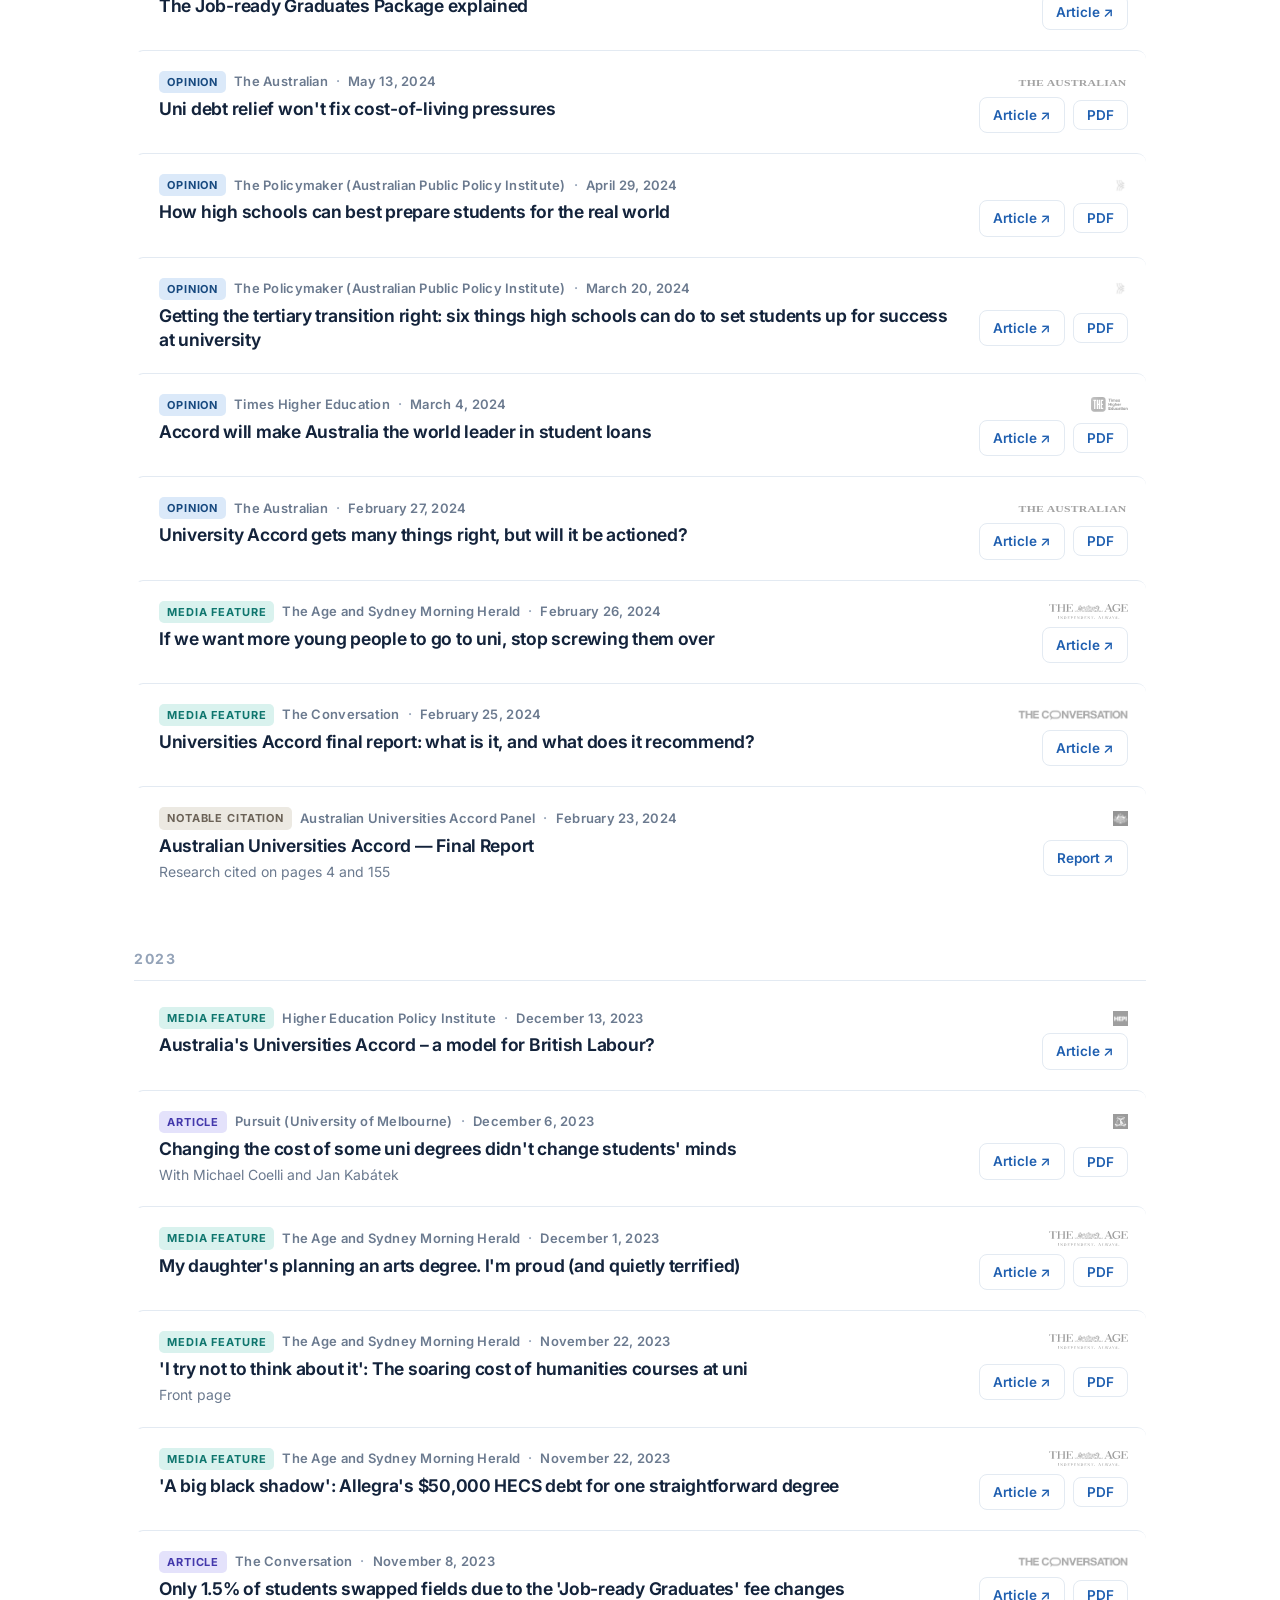
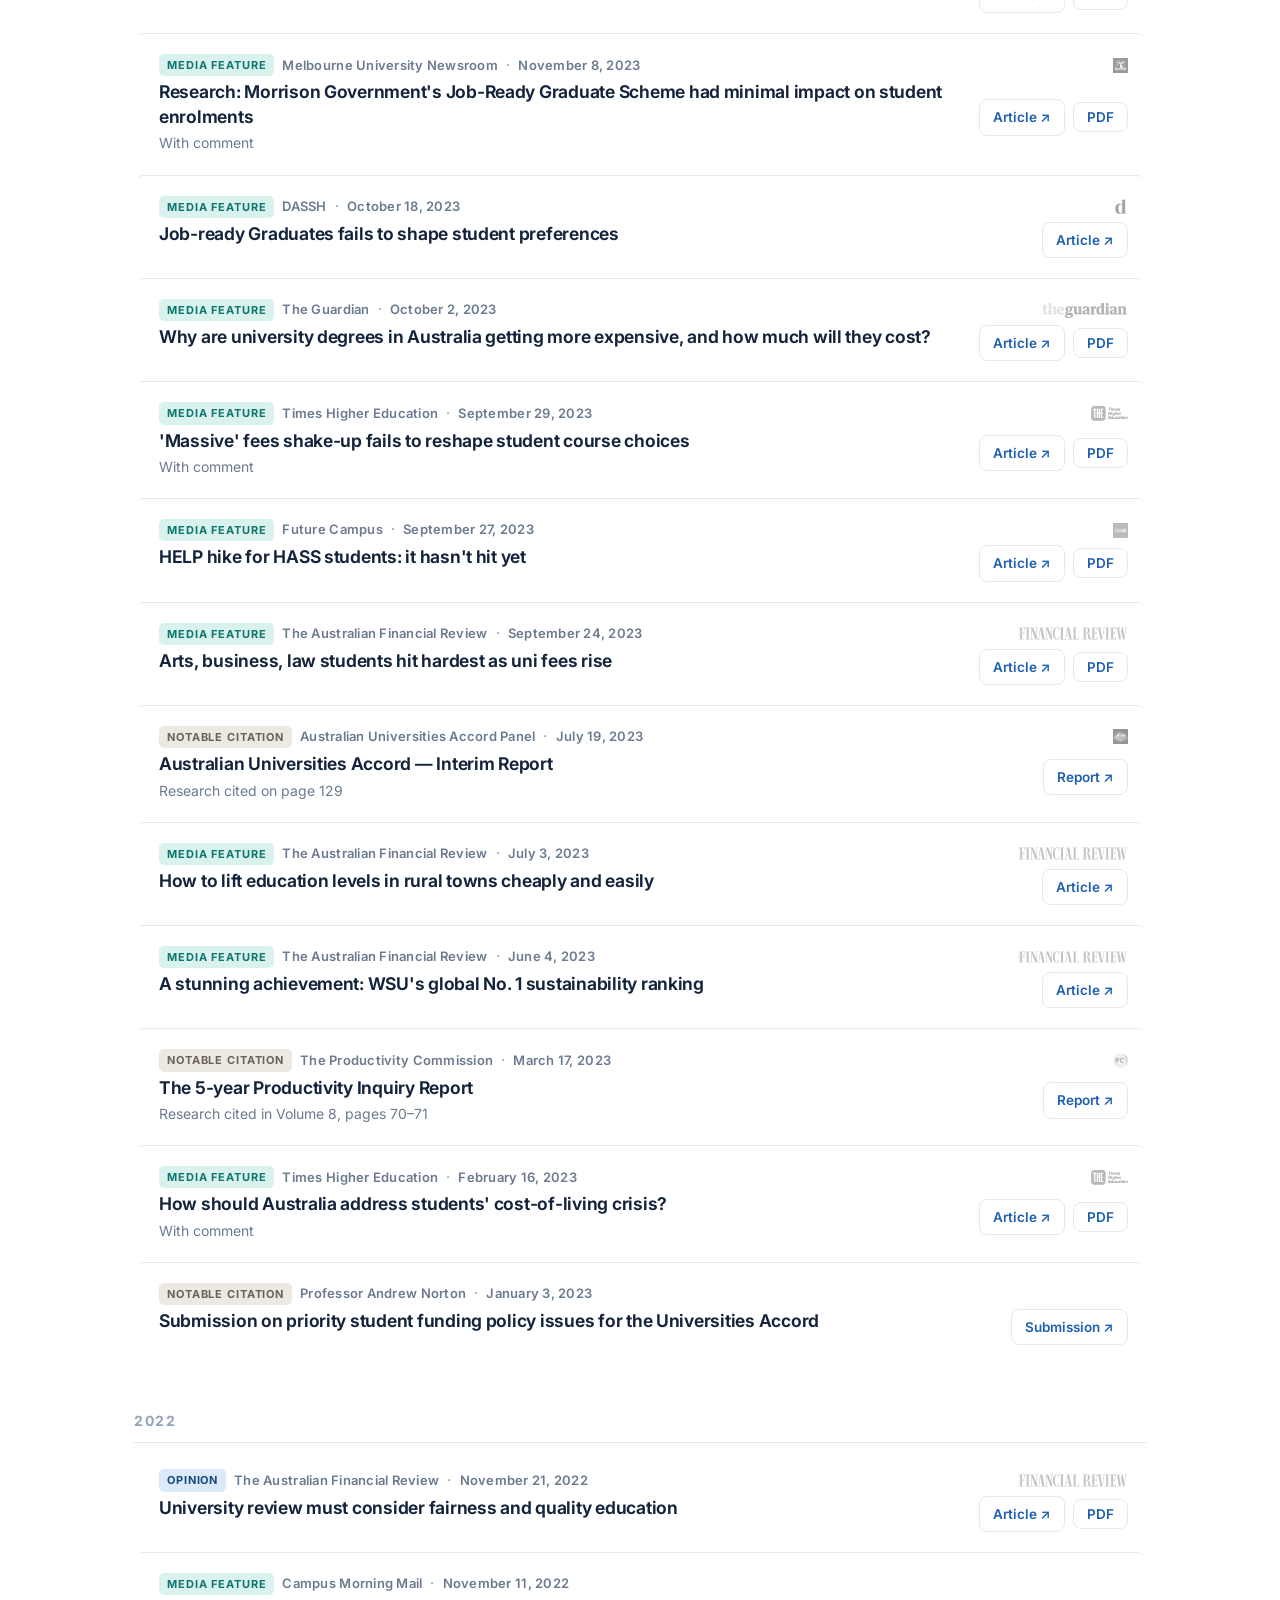
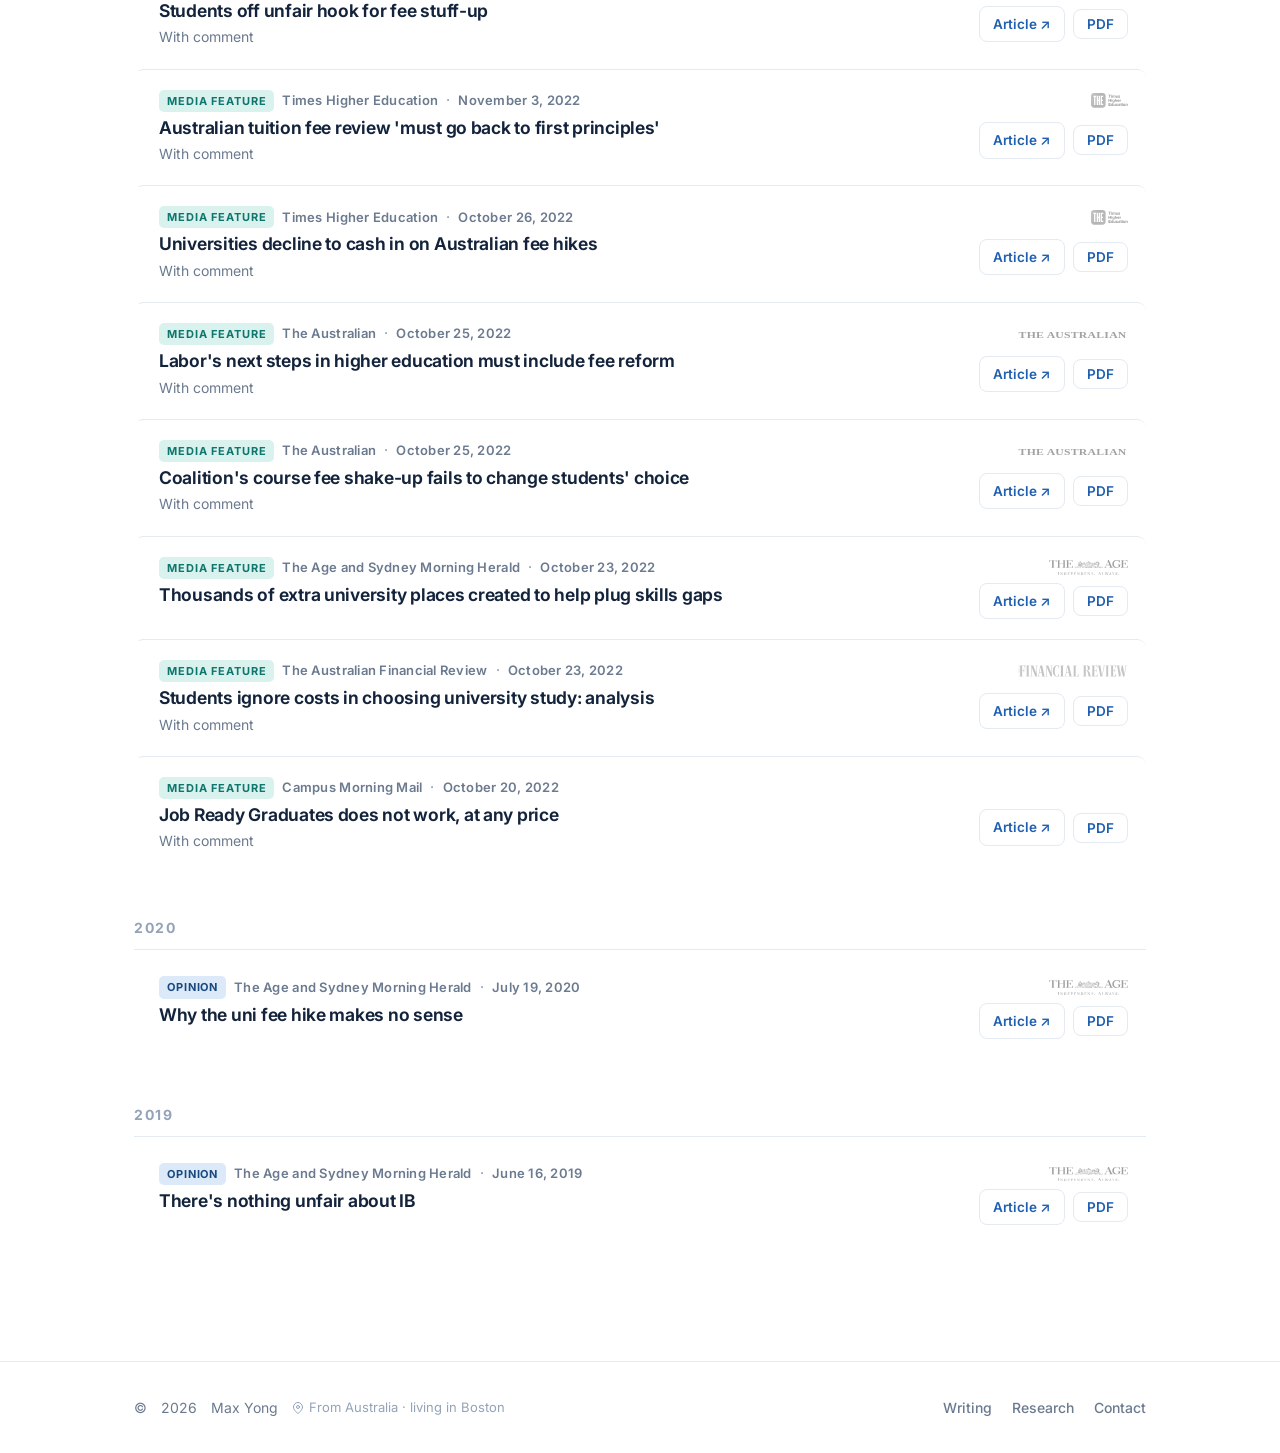
<file: writing.html>
<!DOCTYPE html>
<html lang="en">
<head>
  <meta charset="UTF-8">
  <meta name="viewport" content="width=device-width, initial-scale=1.0">
  <title>Writing &amp; Media — Max Yong</title>
  <meta name="description" content="Columns, articles, and media coverage by Max Yong in The Age, the AFR, The Australian, Times Higher Education, The Conversation and more.">
  <link rel="canonical" href="https://maxyong.au/writing">
  <meta property="og:type" content="website">
  <meta property="og:site_name" content="Max Yong">
  <meta property="og:title" content="Writing &amp; Media — Max Yong">
  <meta property="og:description" content="Columns, articles and media coverage by Max Yong in The Age, the AFR, The Australian, Times Higher Education and more.">
  <meta property="og:image" content="https://maxyong.au/assets/img/portrait.jpg">
  <meta property="og:url" content="https://maxyong.au/writing">
  <meta name="twitter:card" content="summary_large_image">
  <script>
    (function () {
      var t = localStorage.getItem("theme");
      if (!t) t = matchMedia("(prefers-color-scheme: dark)").matches ? "dark" : "light";
      document.documentElement.dataset.theme = t;
    })();
  </script>
  <link rel="preconnect" href="https://fonts.googleapis.com">
  <link rel="preconnect" href="https://fonts.gstatic.com" crossorigin>
  <link href="https://fonts.googleapis.com/css2?family=Inter:wght@400;500;600;700;800&display=swap" rel="stylesheet">
  <link rel="stylesheet" href="assets/css/style.css">
  <link rel="icon" type="image/png" sizes="32x32" href="assets/img/favicon-32.png?v=6">
  <link rel="icon" type="image/png" sizes="192x192" href="assets/img/favicon-192.png?v=6">
  <link rel="apple-touch-icon" href="assets/img/apple-touch-icon.png?v=6">
</head>
<body>

  <header class="nav">
    <div class="container nav__inner">
      <a class="nav__brand" href="/">
        <img src="assets/img/monogram.png" alt="">
        <span class="full">Max Yong</span>
      </a>
      <div class="nav__right">
        <nav>
          <ul class="nav__links">
            <li><a href="/">Home</a></li>
            <li><a href="/writing">Writing<span class="sm-hide"> &amp; Media</span></a></li>
            <li><a href="/research">Research</a></li>
            <li><a href="/contact">Contact</a></li>
          </ul>
        </nav>
        <button class="theme-toggle" id="theme-toggle" role="switch" aria-checked="false" aria-label="Dark mode">
          <span class="knob">
            <svg class="icon-sun" viewBox="0 0 24 24" fill="none" stroke="currentColor" stroke-width="2.4" stroke-linecap="round" stroke-linejoin="round"><circle cx="12" cy="12" r="5"/><line x1="12" y1="1" x2="12" y2="3"/><line x1="12" y1="21" x2="12" y2="23"/><line x1="4.22" y1="4.22" x2="5.64" y2="5.64"/><line x1="18.36" y1="18.36" x2="19.78" y2="19.78"/><line x1="1" y1="12" x2="3" y2="12"/><line x1="21" y1="12" x2="23" y2="12"/><line x1="4.22" y1="19.78" x2="5.64" y2="18.36"/><line x1="18.36" y1="5.64" x2="19.78" y2="4.22"/></svg>
            <svg class="icon-moon" viewBox="0 0 24 24" fill="none" stroke="currentColor" stroke-width="2.4" stroke-linecap="round" stroke-linejoin="round"><path d="M21 12.79A9 9 0 1 1 11.21 3 7 7 0 0 0 21 12.79z"/></svg>
          </span>
        </button>
      </div>
    </div>
  </header>

  <main>
    <section class="section">
      <div class="container">
        <div class="section__head">
          <div class="section__eyebrow">Writing &amp; Media</div>
          <h2 class="section__title">Columns, articles &amp; coverage</h2>
        </div>
        <div id="writing-root"></div>
      </div>
    </section>
  </main>

  <footer class="footer">
    <div class="container footer__inner">
      <div class="footer__left">© <span id="year">2026</span> Max Yong<span class="footer__loc"><svg viewBox="0 0 24 24" fill="none" stroke="currentColor" stroke-width="2" stroke-linecap="round" stroke-linejoin="round"><path d="M21 10c0 7-9 13-9 13s-9-6-9-13a9 9 0 0 1 18 0z"/><circle cx="12" cy="10" r="3"/></svg>From Australia · living in Boston</span></div>
      <div class="footer__links">
        <a href="/writing">Writing</a>
        <a href="/research">Research</a>
        <a href="/contact">Contact</a>
      </div>
    </div>
  </footer>

  <script src="data/writing.js"></script>
  <script src="assets/js/main.js"></script>
  <script>document.getElementById("year").textContent = new Date().getFullYear();</script>
</body>
</html>
</file>
<file: assets/css/style.css>
/* ==========================================================================
   Max Yong — personal site
   Light theme = Classic Blue · Dark theme = Midnight
   Theme is set via <html data-theme="light|dark"> (see main.js);
   defaults to the visitor's system preference, toggleable in the nav.
   Design tokens live below — change colors here and the site follows.
   ========================================================================== */

:root {
  /* Blues, dark → light */
  --navy-950: #081527;
  --navy-900: #0c1f3a;
  --navy-800: #123057;
  --blue-700: #17497f;
  --blue-600: #1f5fb0;
  --blue-500: #2e7cd6;
  --blue-400: #5b9be0;
  --blue-100: #dbe9f9;
  --blue-50:  #eef4fb;

  /* Neutrals */
  --ink:      #13233b;
  --body:     #3b4a5f;
  --muted:    #6b7a8f;
  --faint:    #94a3b8;
  --line:     #e3eaf2;
  --bg:       #ffffff;
  --bg-soft:  #f6f9fc;
  --surface:  #ffffff;

  /* Badge tints (per writing category) */
  --badge-opinion-bg:  #dbe9f9; --badge-opinion-fg:  #17497f;
  --badge-article-bg:  #e4e2fb; --badge-article-fg:  #4338ab;
  --badge-media-bg:    #d9f2ee; --badge-media-fg:    #0f766e;
  --badge-citation-bg: #ece9e2; --badge-citation-fg: #6b6257;

  --radius: 14px;
  --radius-sm: 9px;
  --shadow-sm: 0 1px 2px rgba(12, 31, 58, 0.06), 0 1px 6px rgba(12, 31, 58, 0.05);
  --shadow-md: 0 6px 24px rgba(12, 31, 58, 0.10), 0 2px 6px rgba(12, 31, 58, 0.06);
  --shadow-lg: 0 18px 50px rgba(12, 31, 58, 0.18);

  --font: "Inter", -apple-system, BlinkMacSystemFont, "Segoe UI", Roboto, Helvetica, Arial, sans-serif;
}

[data-theme="dark"] {
  --ink:   #eaf1fa;
  --body:  #c0cfe2;
  --muted: #8ea3bd;
  --faint: #64798f;
  --line:  #1c2f4d;
  --bg:    #0a1424;
  --bg-soft: #0e1b30;
  --surface: #101f38;
  --blue-700: #7db0e8;
  --blue-600: #5b9be0;
  --blue-500: #5b9be0;
  --blue-400: #86b8ec;
  --blue-100: #17325a;
  --blue-50:  #10233f;
  --badge-opinion-bg:  #17325a; --badge-opinion-fg:  #a9cdf2;
  --badge-article-bg:  #2b2a55; --badge-article-fg:  #b9b6f5;
  --badge-media-bg:    #123f3a; --badge-media-fg:    #7fd8cc;
  --badge-citation-bg: #38332b; --badge-citation-fg: #cfc5b6;
  --shadow-sm: 0 1px 2px rgba(0, 0, 0, 0.4);
  --shadow-md: 0 8px 28px rgba(0, 0, 0, 0.5);
  --shadow-lg: 0 18px 50px rgba(0, 0, 0, 0.65);
}

* { box-sizing: border-box; margin: 0; padding: 0; }

html { scroll-behavior: smooth; }

body {
  font-family: var(--font);
  color: var(--body);
  background: var(--bg);
  line-height: 1.65;
  font-size: 16.5px;
  -webkit-font-smoothing: antialiased;
  text-rendering: optimizeLegibility;
  transition: background 0.25s ease, color 0.25s ease;
}

::selection { background: var(--blue-100); color: var(--ink); }

h1, h2, h3, h4 { color: var(--ink); line-height: 1.2; font-weight: 700; letter-spacing: -0.015em; }

a { color: var(--blue-600); text-decoration: none; }

img { max-width: 100%; display: block; }

.container { max-width: 1060px; margin: 0 auto; padding: 0 24px; }
.container--narrow { max-width: 820px; }

/* --------------------------------------------------------------------------
   Navigation
   -------------------------------------------------------------------------- */

.nav {
  position: sticky;
  top: 0;
  z-index: 50;
  background: color-mix(in srgb, var(--bg) 85%, transparent);
  backdrop-filter: saturate(180%) blur(12px);
  -webkit-backdrop-filter: saturate(180%) blur(12px);
  border-bottom: 1px solid var(--line);
}

.nav__inner {
  display: flex;
  align-items: center;
  justify-content: space-between;
  height: 64px;
  gap: 10px;
}

.nav__brand {
  font-weight: 700;
  font-size: 17px;
  color: var(--ink);
  display: flex;
  align-items: center;
  gap: 10px;
}

.nav__brand img { width: 30px; height: 30px; object-fit: contain; }

[data-theme="dark"] .nav__brand img { filter: brightness(2.1) saturate(0.85); }

.nav__right { display: flex; align-items: center; gap: 4px; }

.nav__links { display: flex; gap: 6px; list-style: none; }

.nav__links a {
  position: relative;
  display: inline-block;
  padding: 8px 14px;
  border-radius: 8px;
  font-size: 15px;
  font-weight: 500;
  color: var(--body);
  transition: color 0.18s ease, background 0.18s ease;
}

.nav__links a:hover { color: var(--blue-600); background: var(--blue-50); }

.nav__links a.is-active { color: var(--blue-700); font-weight: 600; }

.nav__links a.is-active::after {
  content: "";
  position: absolute;
  left: 14px;
  right: 14px;
  bottom: 3px;
  height: 2px;
  border-radius: 2px;
  background: var(--blue-500);
}

/* Light/dark switch */
.theme-toggle {
  position: relative;
  width: 50px;
  height: 27px;
  flex: none;
  border-radius: 999px;
  border: 1px solid var(--line);
  background: var(--bg-soft);
  cursor: pointer;
  padding: 0;
  transition: background 0.25s ease, border-color 0.25s ease;
}

.theme-toggle:hover { border-color: var(--blue-400); }

.theme-toggle .knob {
  position: absolute;
  top: 2px;
  left: 2px;
  width: 21px;
  height: 21px;
  border-radius: 50%;
  background: #fff;
  color: #d89a1e;
  box-shadow: 0 1px 3px rgba(12, 31, 58, 0.3);
  display: grid;
  place-items: center;
  transition: transform 0.25s cubic-bezier(0.2, 0.8, 0.2, 1), background 0.25s ease, color 0.25s ease;
}

[data-theme="dark"] .theme-toggle { background: #17325a; border-color: #2a4a7a; }
[data-theme="dark"] .theme-toggle .knob { transform: translateX(23px); background: #0e1b30; color: #9db8e8; }

.theme-toggle svg { width: 13px; height: 13px; }

.theme-toggle .icon-moon { display: none; }
[data-theme="dark"] .theme-toggle .icon-moon { display: block; }
[data-theme="dark"] .theme-toggle .icon-sun { display: none; }

/* --------------------------------------------------------------------------
   Hero (home)
   -------------------------------------------------------------------------- */

.hero {
  padding: 84px 0 64px;
  background:
    radial-gradient(1200px 500px at 85% -10%, var(--blue-50) 0%, transparent 60%),
    var(--bg);
}

.hero__grid {
  display: grid;
  grid-template-columns: 1fr 260px;
  gap: 56px;
  align-items: center;
}

.hero__kicker {
  display: inline-block;
  font-size: 13px;
  font-weight: 600;
  letter-spacing: 0.14em;
  text-transform: uppercase;
  color: var(--blue-600);
  margin-bottom: 18px;
}

.hero h1 {
  font-size: clamp(40px, 6vw, 58px);
  font-weight: 800;
  letter-spacing: -0.03em;
  margin-bottom: 20px;
}

.hero h1 .accent { color: var(--blue-600); }

.hero__lede {
  font-size: 19px;
  max-width: 56ch;
  margin-bottom: 22px;
}

/* Small profile links row (LinkedIn, Scholar, …) */
.hero__links {
  display: flex;
  flex-wrap: wrap;
  gap: 6px 18px;
  margin-bottom: 30px;
}

.hero__links a {
  display: inline-flex;
  align-items: center;
  gap: 7px;
  font-size: 14px;
  font-weight: 500;
  color: var(--muted);
  padding: 4px 2px;
  border-bottom: 1.5px solid transparent;
  transition: color 0.18s ease, border-color 0.18s ease;
}

.hero__links a:hover { color: var(--blue-600); border-bottom-color: var(--blue-400); }

.hero__links img { width: 16px; height: 16px; border-radius: 4px; object-fit: contain; }

.hero__actions { display: flex; flex-wrap: wrap; gap: 12px; }

.btn {
  display: inline-flex;
  align-items: center;
  gap: 8px;
  padding: 11px 22px;
  border-radius: 10px;
  font-size: 15px;
  font-weight: 600;
  border: 1px solid transparent;
  cursor: pointer;
  transition: transform 0.18s ease, box-shadow 0.18s ease, background 0.18s ease, border-color 0.18s ease;
}

.btn--primary { background: var(--blue-600); color: #fff; box-shadow: var(--shadow-sm); }
.btn--primary:hover { background: var(--blue-700); transform: translateY(-2px); box-shadow: var(--shadow-md); }
[data-theme="dark"] .btn--primary { background: #2e7cd6; }
[data-theme="dark"] .btn--primary:hover { background: #4a90de; color: #fff; }

.btn--ghost { border-color: var(--line); color: var(--ink); background: var(--surface); }
.btn--ghost:hover { border-color: var(--blue-400); color: var(--blue-600); transform: translateY(-2px); box-shadow: var(--shadow-sm); }

.hero__portrait { position: relative; }

.hero__portrait img,
.hero__portrait .portrait-fallback {
  width: 260px;
  height: 260px;
  border-radius: 24px;
  object-fit: cover;
  box-shadow: var(--shadow-md);
  transition: transform 0.35s cubic-bezier(0.2, 0.8, 0.2, 1), box-shadow 0.35s ease;
}

.hero__portrait:hover img,
.hero__portrait:hover .portrait-fallback { transform: translateY(-6px) rotate(-1deg); box-shadow: var(--shadow-lg); }

.portrait-fallback {
  background: linear-gradient(150deg, var(--blue-600) 0%, var(--navy-900) 100%);
  color: #fff;
  display: grid;
  place-items: center;
  font-size: 64px;
  font-weight: 800;
  letter-spacing: 0.02em;
}

.hero__portrait::before {
  content: "";
  position: absolute;
  inset: 14px -14px -14px 14px;
  border-radius: 24px;
  border: 2px solid var(--blue-100);
  z-index: -1;
  transition: transform 0.35s ease;
}

.hero__portrait:hover::before { transform: translate(4px, 4px); }

/* --------------------------------------------------------------------------
   Sections
   -------------------------------------------------------------------------- */

.section { padding: 72px 0; }
.section--soft { background: var(--bg-soft); }

.section__head { margin-bottom: 36px; }

.section__eyebrow {
  font-size: 12.5px;
  font-weight: 700;
  letter-spacing: 0.16em;
  text-transform: uppercase;
  color: var(--blue-500);
  margin-bottom: 8px;
}

.section__title { font-size: clamp(26px, 3.4vw, 34px); }

.section__sub { margin-top: 10px; color: var(--muted); max-width: 62ch; }

.section__more { margin-top: 28px; }

/* Currently / Previously roles */

.roles { display: grid; grid-template-columns: repeat(2, 1fr); gap: 18px; }

.role-card {
  background: var(--surface);
  border: 1px solid var(--line);
  border-radius: var(--radius);
  padding: 24px 26px;
  display: flex;
  gap: 16px;
  align-items: flex-start;
  color: inherit;
  transition: transform 0.22s ease, box-shadow 0.22s ease, border-color 0.22s ease;
}

.role-card:hover { transform: translateY(-4px); box-shadow: var(--shadow-md); border-color: var(--blue-100); }
[data-theme="dark"] .role-card:hover { border-color: #2a4a7a; }

.role-card__logo {
  flex: none;
  width: 44px;
  height: 44px;
  border-radius: 11px;
  padding: 6px;
  background: #fff;
  border: 1px solid var(--line);
  object-fit: contain;
}

.role-card h3 { font-size: 16.5px; margin-bottom: 3px; }

.role-card h3 .ext {
  font-size: 12px;
  color: var(--faint);
  opacity: 0;
  transition: opacity 0.18s ease;
}

.role-card:hover h3 .ext { opacity: 1; }

.role-card p { font-size: 14.5px; color: var(--muted); line-height: 1.5; }

.role-card p strong { color: var(--body); font-weight: 650; }

/* Two mastheads, not one: the ampersand sits lighter than the names. */
.role-card h3 .amp { font-weight: 400; color: var(--muted); }

/* Featured-in logo strip */

.outlets {
  display: flex;
  flex-wrap: wrap;
  gap: 26px 40px;
  align-items: center;
  justify-content: center;
}

.outlets a {
  display: inline-flex;
  align-items: center;
  filter: grayscale(1) opacity(0.55);
  transition: filter 0.25s ease, transform 0.25s ease;
}

.outlets a:hover { filter: grayscale(0) opacity(1); transform: translateY(-2px); }

.outlets img { height: 26px; width: auto; max-width: 190px; object-fit: contain; }

.outlets .outlet-text {
  font-family: Georgia, "Times New Roman", serif;
  font-weight: 700;
  font-size: 19px;
  letter-spacing: 0.02em;
  color: var(--ink);
  line-height: 1;
}

[data-theme="dark"] .outlets a { filter: grayscale(1) invert(0.8) opacity(0.65); }
[data-theme="dark"] .outlets a:hover { filter: grayscale(0) invert(0) opacity(1); }
[data-theme="dark"] .outlets a.outlet-text-link { filter: none; opacity: 0.65; }
[data-theme="dark"] .outlets a.outlet-text-link:hover { opacity: 1; }

/* --------------------------------------------------------------------------
   Writing list
   -------------------------------------------------------------------------- */

.filters { display: flex; flex-wrap: wrap; gap: 10px; margin-bottom: 34px; }

.filter-pill {
  font: inherit;
  font-size: 14px;
  font-weight: 600;
  color: var(--body);
  background: var(--surface);
  border: 1px solid var(--line);
  border-radius: 999px;
  padding: 7px 18px;
  cursor: pointer;
  transition: all 0.18s ease;
}

.filter-pill:hover { border-color: var(--blue-400); color: var(--blue-600); transform: translateY(-1px); }

.filter-pill.is-active { background: var(--navy-800); border-color: var(--navy-800); color: #fff; }
[data-theme="dark"] .filter-pill.is-active { background: #2e7cd6; border-color: #2e7cd6; }

.year-group { margin-bottom: 44px; }

.year-group__label {
  font-size: 14px;
  font-weight: 700;
  letter-spacing: 0.12em;
  color: var(--faint);
  border-bottom: 1px solid var(--line);
  padding-bottom: 10px;
  margin-bottom: 6px;
}

.pub {
  position: relative;
  display: grid;
  grid-template-columns: 1fr auto;
  gap: 4px 24px;
  padding: 20px 18px 20px 22px;
  border-radius: var(--radius-sm);
  border-left: 3px solid transparent;
  transition: background 0.18s ease, border-color 0.18s ease, transform 0.18s ease;
}

.pub + .pub { border-top: 1px solid var(--line); }

.pub:hover {
  background: var(--blue-50);
  border-left-color: var(--blue-500);
  transform: translateX(2px);
}

.pub:hover + .pub { border-top-color: transparent; }

.pub__meta {
  grid-column: 1 / -1;
  font-size: 13px;
  font-weight: 600;
  color: var(--muted);
  letter-spacing: 0.02em;
  display: flex;
  align-items: center;
  gap: 8px;
  flex-wrap: wrap;
}

.pub__meta .dot { color: var(--faint); }

.pub__outlet-logo {
  height: 15px;
  width: auto;
  max-width: 110px;
  margin-left: auto;
  object-fit: contain;
  filter: grayscale(1) opacity(0.42);
  transition: filter 0.25s ease;
}

.pub:hover .pub__outlet-logo { filter: grayscale(0) opacity(1); }

[data-theme="dark"] .pub__outlet-logo { filter: grayscale(1) invert(0.8) opacity(0.5); }
[data-theme="dark"] .pub:hover .pub__outlet-logo { filter: grayscale(0) invert(0) opacity(1); }

.pub__badge {
  font-size: 11px;
  font-weight: 700;
  text-transform: uppercase;
  letter-spacing: 0.08em;
  border-radius: 5px;
  padding: 2px 8px;
  background: var(--blue-100);
  color: var(--blue-700);
}

.pub__badge--opinion  { background: var(--badge-opinion-bg);  color: var(--badge-opinion-fg); }
.pub__badge--article  { background: var(--badge-article-bg);  color: var(--badge-article-fg); }
.pub__badge--media    { background: var(--badge-media-bg);    color: var(--badge-media-fg); }
.pub__badge--citation { background: var(--badge-citation-bg); color: var(--badge-citation-fg); }

.pub__title {
  font-size: 17.5px;
  font-weight: 650;
  color: var(--ink);
  line-height: 1.4;
}

.pub__title a { color: inherit; transition: color 0.15s ease; }
.pub__title a:hover { color: var(--blue-600); }

.pub__note { font-size: 14px; color: var(--muted); margin-top: 2px; }

.pub__actions {
  display: flex;
  gap: 8px;
  align-items: center;
  align-self: center;
}

.pub__link {
  display: inline-flex;
  align-items: center;
  gap: 6px;
  font-size: 13.5px;
  font-weight: 600;
  color: var(--blue-600);
  border: 1px solid var(--line);
  background: var(--surface);
  border-radius: 8px;
  padding: 6px 13px;
  white-space: nowrap;
  cursor: pointer;
  font-family: inherit;
  transition: all 0.18s ease;
}

.pub__link:hover {
  border-color: var(--blue-500);
  background: var(--blue-600);
  color: #fff;
  transform: translateY(-1px);
  box-shadow: var(--shadow-sm);
}

[data-theme="dark"] .pub__link { border-color: #2a4a7a; }
[data-theme="dark"] .pub__link:hover { background: #2e7cd6; border-color: #2e7cd6; }

/* Primary artifact link (the paper itself, vs coverage) */
.pub__link--primary { background: var(--blue-600); border-color: var(--blue-600); color: #fff; }
.pub__link--primary:hover { background: var(--blue-700); border-color: var(--blue-700); }
[data-theme="dark"] .pub__link--primary { background: #2e7cd6; border-color: #2e7cd6; color: #fff; }
[data-theme="dark"] .pub__link--primary:hover { background: #4a90de; border-color: #4a90de; }

/* Interactive tool link (a different category from papers/coverage) */
.pub__link--tool { background: var(--navy-800); border-color: var(--navy-800); color: #fff; }
.pub__link--tool:hover { background: var(--navy-900); border-color: var(--navy-900); color: #fff; }
[data-theme="dark"] .pub__link--tool { background: #86b8ec; border-color: #86b8ec; color: #0c1f3a; }
[data-theme="dark"] .pub__link--tool:hover { background: #a9cdf2; border-color: #a9cdf2; color: #0c1f3a; }

/* Floating hover preview (PDF page or article share image) */

.preview-card {
  position: fixed;
  z-index: 90;
  width: 260px;
  border-radius: 12px;
  overflow: hidden;
  background: var(--surface);
  box-shadow: var(--shadow-lg);
  border: 1px solid var(--line);
  pointer-events: none;
  opacity: 0;
  transform: translateY(8px) scale(0.97);
  transition: opacity 0.18s ease, transform 0.18s ease;
}

.preview-card.is-visible { opacity: 1; transform: translateY(0) scale(1); }

.preview-card img { width: 100%; height: auto; background: #fff; }

.preview-card__label {
  font-size: 11.5px;
  font-weight: 600;
  color: var(--muted);
  padding: 8px 12px;
  border-top: 1px solid var(--line);
  background: var(--bg-soft);
}

/* Featured cards (home) */

.featured-grid { display: grid; grid-template-columns: repeat(3, 1fr); gap: 20px; }

.feature-card {
  display: flex;
  flex-direction: column;
  background: var(--surface);
  border: 1px solid var(--line);
  border-radius: var(--radius);
  overflow: hidden;
  transition: transform 0.25s cubic-bezier(0.2, 0.8, 0.2, 1), box-shadow 0.25s ease, border-color 0.25s ease;
}

.feature-card:hover { transform: translateY(-6px); box-shadow: var(--shadow-md); border-color: var(--blue-100); }
[data-theme="dark"] .feature-card:hover { border-color: #2a4a7a; }

.feature-card__thumb {
  height: 168px;
  overflow: hidden;
  background: linear-gradient(140deg, var(--blue-50), var(--blue-100));
  position: relative;
  display: grid;
  place-items: center;
}

.feature-card__thumb img.thumb {
  width: 100%;
  height: 100%;
  object-fit: cover;
  object-position: center;
  transition: transform 0.4s cubic-bezier(0.2, 0.8, 0.2, 1);
}

.feature-card__thumb img.logo-tile { width: 60%; height: auto; opacity: 0.85; }

.feature-card:hover .feature-card__thumb img.thumb { transform: scale(1.045); }

.feature-card__body { padding: 20px 22px 22px; display: flex; flex-direction: column; gap: 8px; flex: 1; }

.feature-card__meta { font-size: 12.5px; font-weight: 600; color: var(--muted); }

.feature-card__title { font-size: 16.5px; font-weight: 650; color: var(--ink); line-height: 1.42; flex: 1; }

.feature-card__title a { color: inherit; }
.feature-card__title a:hover { color: var(--blue-600); }

.feature-card__cta {
  font-size: 13.5px;
  font-weight: 600;
  color: var(--blue-600);
  display: inline-flex;
  align-items: center;
  gap: 6px;
}

.feature-card__cta .arrow { transition: transform 0.2s ease; }
.feature-card:hover .feature-card__cta .arrow { transform: translateX(4px); }

/* Research teaser (home) — text + figure */

.research-split {
  display: grid;
  grid-template-columns: 1fr 440px;
  gap: 48px;
  align-items: center;
}

.research-figure {
  background: #fff;
  border: 1px solid var(--line);
  border-radius: var(--radius);
  padding: 18px;
  box-shadow: var(--shadow-sm);
  transition: transform 0.25s ease, box-shadow 0.25s ease;
}

.research-figure:hover { transform: translateY(-4px); box-shadow: var(--shadow-md); }

.research-figure img { width: 100%; height: auto; }

.research-figure figcaption {
  font-size: 12.5px;
  color: var(--muted);
  padding-top: 12px;
  text-align: center;
}

/* Mirrored split (image left on desktop only; stacked mobile keeps text first) */
@media (min-width: 901px) {
  .research-split--flip { grid-template-columns: 440px 1fr; }
  .research-split--flip > :first-child { order: 2; }
  .research-split--flip > :last-child { order: 1; }
}

/* Click-to-enlarge figure */
figure.research-figure[data-lightbox] { cursor: zoom-in; }

.img-lightbox {
  position: fixed;
  inset: 0;
  z-index: 110;
  display: none;
  align-items: center;
  justify-content: center;
  padding: 4vh 4vw;
  background: rgba(8, 21, 39, 0.78);
  backdrop-filter: blur(6px);
  -webkit-backdrop-filter: blur(6px);
  cursor: zoom-out;
}

.img-lightbox.is-open { display: flex; animation: fadeIn 0.2s ease; }

.img-lightbox img {
  max-width: min(1200px, 92vw);
  max-height: 92vh;
  width: auto;
  height: auto;
  border-radius: 12px;
  background: #fff;
  padding: 16px;
  box-shadow: var(--shadow-lg);
  animation: popIn 0.25s cubic-bezier(0.2, 0.8, 0.2, 1);
}

a.research-figure { display: block; }

a.research-figure img { transition: transform 0.3s ease; }

a.research-figure:hover img { transform: scale(1.015); }

[data-theme="dark"] .research-figure { border-color: #2a4a7a; }
[data-theme="dark"] .research-figure figcaption { color: #5c6b80; }

/* --------------------------------------------------------------------------
   Research page
   -------------------------------------------------------------------------- */

.research-card {
  background: var(--surface);
  border: 1px solid var(--line);
  border-radius: var(--radius);
  padding: 30px 32px;
  margin-bottom: 22px;
  transition: transform 0.22s ease, box-shadow 0.22s ease, border-color 0.22s ease;
}

.research-card:hover { transform: translateY(-3px); box-shadow: var(--shadow-md); border-color: var(--blue-100); }
[data-theme="dark"] .research-card:hover { border-color: #2a4a7a; }

.research-card--forthcoming { opacity: 0.72; border-style: dashed; }
.research-card--forthcoming:hover { transform: none; box-shadow: none; border-color: var(--line); }

.research-card__meta {
  font-size: 13px;
  font-weight: 600;
  color: var(--muted);
  margin-bottom: 8px;
  display: flex;
  gap: 8px;
  align-items: center;
  flex-wrap: wrap;
}

.research-card h3 { font-size: 20px; margin-bottom: 10px; }

.research-card p { font-size: 15.5px; margin-bottom: 6px; }

.research-card__authors { font-size: 14px; color: var(--muted); font-style: italic; margin-bottom: 14px; }

.research-card__quote {
  font-size: 14px;
  font-style: italic;
  color: var(--muted);
  border-left: 2px solid var(--blue-100);
  padding: 1px 0 1px 14px;
  margin: 10px 0 2px;
  line-height: 1.55;
}

.research-card__quote cite { font-style: normal; font-size: 12.5px; color: var(--faint); margin-left: 8px; white-space: nowrap; }

[data-theme="dark"] .research-card__quote { border-left-color: #2a4a7a; }

.research-card__links { display: flex; flex-wrap: wrap; gap: 10px; margin-top: 14px; }

/* --------------------------------------------------------------------------
   Contact
   -------------------------------------------------------------------------- */

.contact-card {
  background: linear-gradient(140deg, var(--navy-900), var(--navy-800) 55%, var(--blue-700));
  border-radius: 20px;
  padding: 56px 48px;
  color: #dbe9f9;
  text-align: center;
  box-shadow: var(--shadow-md);
}

[data-theme="dark"] .contact-card { background: linear-gradient(140deg, #10233f, #17325a 55%, #1e4f8f); }

.contact-card h2 { color: #fff; font-size: clamp(26px, 3.5vw, 34px); margin-bottom: 28px; }

.contact-card .btn--primary { background: #fff; color: var(--navy-800); }
.contact-card .btn--primary:hover { background: var(--blue-50); color: var(--navy-800); }

.contact-card .btn--ghost { background: transparent; border-color: rgba(255, 255, 255, 0.35); color: #fff; }
.contact-card .btn--ghost:hover { border-color: #fff; background: rgba(255, 255, 255, 0.08); color: #fff; }

.contact-card__actions { display: flex; justify-content: center; flex-wrap: wrap; gap: 12px; }

/* Compact bottom-panel variant (home) */
.contact-card--compact {
  display: flex;
  align-items: center;
  justify-content: space-between;
  flex-wrap: wrap;
  gap: 16px 24px;
  padding: 26px 36px;
  text-align: left;
}

.contact-card--compact h2 { margin: 0; font-size: clamp(20px, 2.6vw, 26px); }

/* Contact page email rows */

.contact-rows {
  display: flex;
  flex-direction: column;
  gap: 14px;
  max-width: 460px;
  margin: 0 auto 26px;
}

.contact-row {
  display: flex;
  align-items: center;
  gap: 14px;
  background: rgba(255, 255, 255, 0.08);
  border: 1px solid rgba(255, 255, 255, 0.16);
  border-radius: 13px;
  padding: 14px 20px;
  color: #fff;
  text-align: left;
  transition: background 0.2s ease, border-color 0.2s ease, transform 0.2s ease;
}

.contact-row:hover { background: rgba(255, 255, 255, 0.15); border-color: rgba(255, 255, 255, 0.4); transform: translateY(-2px); }

.contact-row img { width: 30px; height: 30px; border-radius: 7px; background: #fff; padding: 3px; object-fit: contain; flex: none; }

.contact-row .label { font-size: 12px; font-weight: 600; letter-spacing: 0.08em; text-transform: uppercase; color: rgba(219, 233, 249, 0.75); }

.contact-row .addr { font-size: 16px; font-weight: 600; color: #fff; text-decoration: underline; text-decoration-color: rgba(255,255,255,0.35); text-underline-offset: 3px; }

.contact-row:hover .addr { text-decoration-color: #fff; }

/* --------------------------------------------------------------------------
   PDF modal viewer
   -------------------------------------------------------------------------- */

.pdf-modal {
  position: fixed;
  inset: 0;
  z-index: 100;
  display: none;
  align-items: center;
  justify-content: center;
  padding: 4vh 4vw;
  background: rgba(8, 21, 39, 0.62);
  backdrop-filter: blur(6px);
  -webkit-backdrop-filter: blur(6px);
}

.pdf-modal.is-open { display: flex; animation: fadeIn 0.22s ease; }

.pdf-modal__box {
  width: min(900px, 100%);
  height: 100%;
  background: var(--surface);
  border-radius: 16px;
  overflow: hidden;
  display: flex;
  flex-direction: column;
  box-shadow: var(--shadow-lg);
  animation: popIn 0.26s cubic-bezier(0.2, 0.8, 0.2, 1);
}

.pdf-modal__bar {
  display: flex;
  align-items: center;
  justify-content: space-between;
  gap: 16px;
  padding: 12px 18px;
  border-bottom: 1px solid var(--line);
  background: var(--bg-soft);
}

.pdf-modal__title {
  font-size: 14px;
  font-weight: 600;
  color: var(--ink);
  overflow: hidden;
  text-overflow: ellipsis;
  white-space: nowrap;
}

.pdf-modal__bar-actions { display: flex; gap: 8px; flex: none; }

.pdf-modal iframe { flex: 1; border: 0; width: 100%; }

@keyframes fadeIn { from { opacity: 0; } to { opacity: 1; } }
@keyframes popIn { from { opacity: 0; transform: translateY(14px) scale(0.98); } to { opacity: 1; transform: none; } }

/* --------------------------------------------------------------------------
   Reveal-on-scroll
   -------------------------------------------------------------------------- */

.reveal { opacity: 0; transform: translateY(18px); transition: opacity 0.6s ease, transform 0.6s cubic-bezier(0.2, 0.8, 0.2, 1); }
.reveal.is-in { opacity: 1; transform: none; }

@media (prefers-reduced-motion: reduce) {
  * { transition: none !important; animation: none !important; }
  .reveal { opacity: 1; transform: none; }
}

/* --------------------------------------------------------------------------
   Footer
   -------------------------------------------------------------------------- */

.footer {
  border-top: 1px solid var(--line);
  padding: 34px 0;
  font-size: 14px;
  color: var(--muted);
}

.footer__inner { display: flex; justify-content: space-between; align-items: center; flex-wrap: wrap; gap: 12px; }

.footer__left { display: flex; align-items: center; gap: 14px; flex-wrap: wrap; }

.footer__loc {
  display: inline-flex;
  align-items: center;
  gap: 5px;
  font-size: 13px;
  color: var(--faint);
}

.footer__loc svg { width: 12px; height: 12px; flex: none; }

.footer a { color: var(--muted); font-weight: 500; transition: color 0.15s ease; }
.footer a:hover { color: var(--blue-600); }

.footer__links { display: flex; gap: 20px; }

/* --------------------------------------------------------------------------
   Responsive
   -------------------------------------------------------------------------- */

@media (max-width: 900px) {
  .hero__grid { grid-template-columns: 1fr; gap: 36px; }
  .hero__portrait { order: -1; }
  .hero__portrait img, .hero__portrait .portrait-fallback { width: 180px; height: 180px; }
  .featured-grid { grid-template-columns: 1fr; }
  .roles { grid-template-columns: 1fr; }
  .research-split { grid-template-columns: 1fr; gap: 32px; }
}

@media (max-width: 700px) {
  body { overflow-x: clip; }
  .container { padding: 0 16px; }
  .hero { padding: 56px 0 44px; }
  .section { padding: 52px 0; }
  .pub { grid-template-columns: 1fr; }
  .pub__actions { justify-self: start; margin-top: 10px; }
  .nav__inner { gap: 6px; }
  .nav__right { min-width: 0; }
  .nav__right nav { min-width: 0; overflow-x: auto; scrollbar-width: none; }
  .nav__right nav::-webkit-scrollbar { display: none; }
  .nav__links { gap: 0; flex-wrap: nowrap; }
  .nav__links a { padding: 8px 6px; font-size: 13.5px; white-space: nowrap; }
  .nav__links a.is-active::after { left: 6px; right: 6px; }
  .nav__brand span.full, .sm-hide { display: none; }
  /* switch becomes a simple icon button on small screens */
  .theme-toggle { width: 34px; height: 34px; border-radius: 9px; background: var(--surface); }
  .theme-toggle .knob,
  [data-theme="dark"] .theme-toggle .knob {
    top: 50%; left: 50%;
    width: auto; height: auto;
    transform: translate(-50%, -50%);
    background: transparent;
    box-shadow: none;
    color: var(--muted);
  }
  .theme-toggle svg { width: 16px; height: 16px; }
  [data-theme="dark"] .theme-toggle { background: var(--surface); border-color: var(--line); }
  [data-theme="dark"] .theme-toggle .knob { color: #9db8e8; }
  .contact-card { padding: 40px 24px; }
  .preview-card { display: none; }
  .outlets { gap: 18px 26px; }
  .outlets img { height: 20px; max-width: 150px; }
}
</file>
